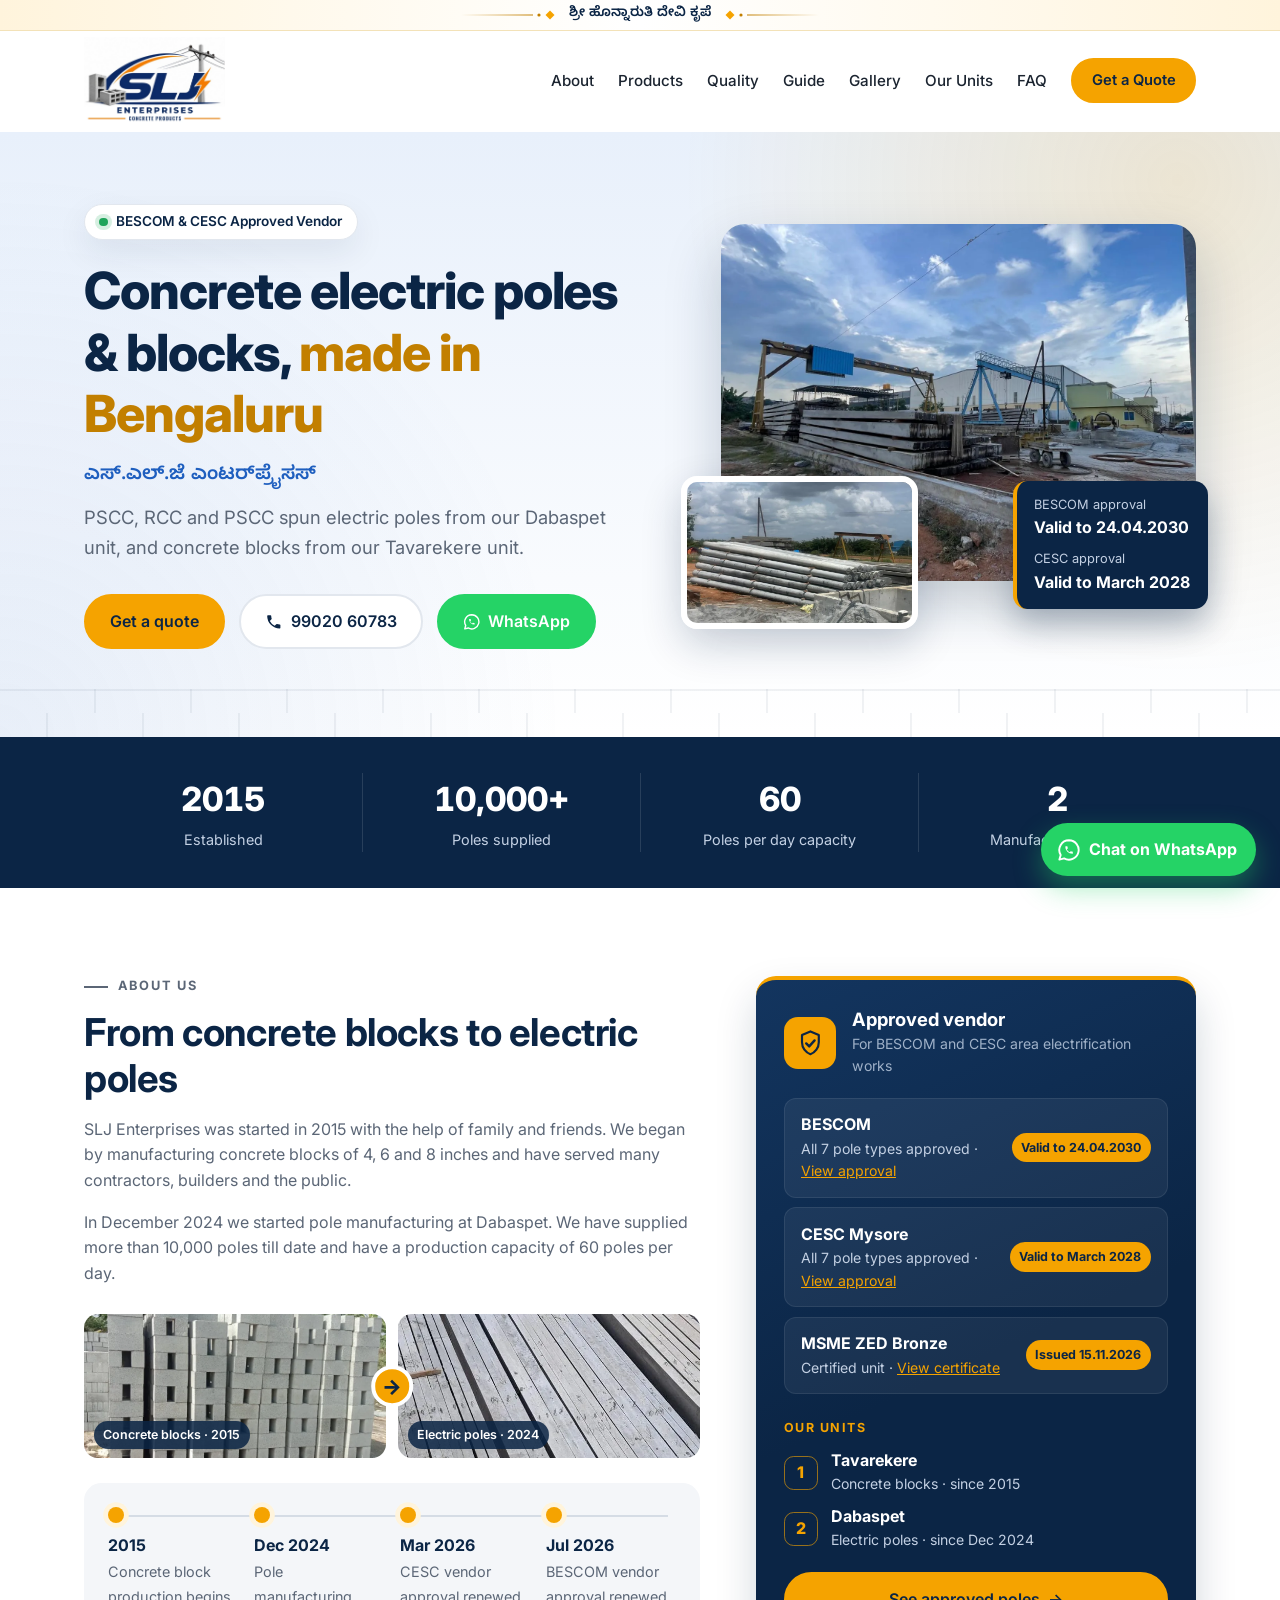
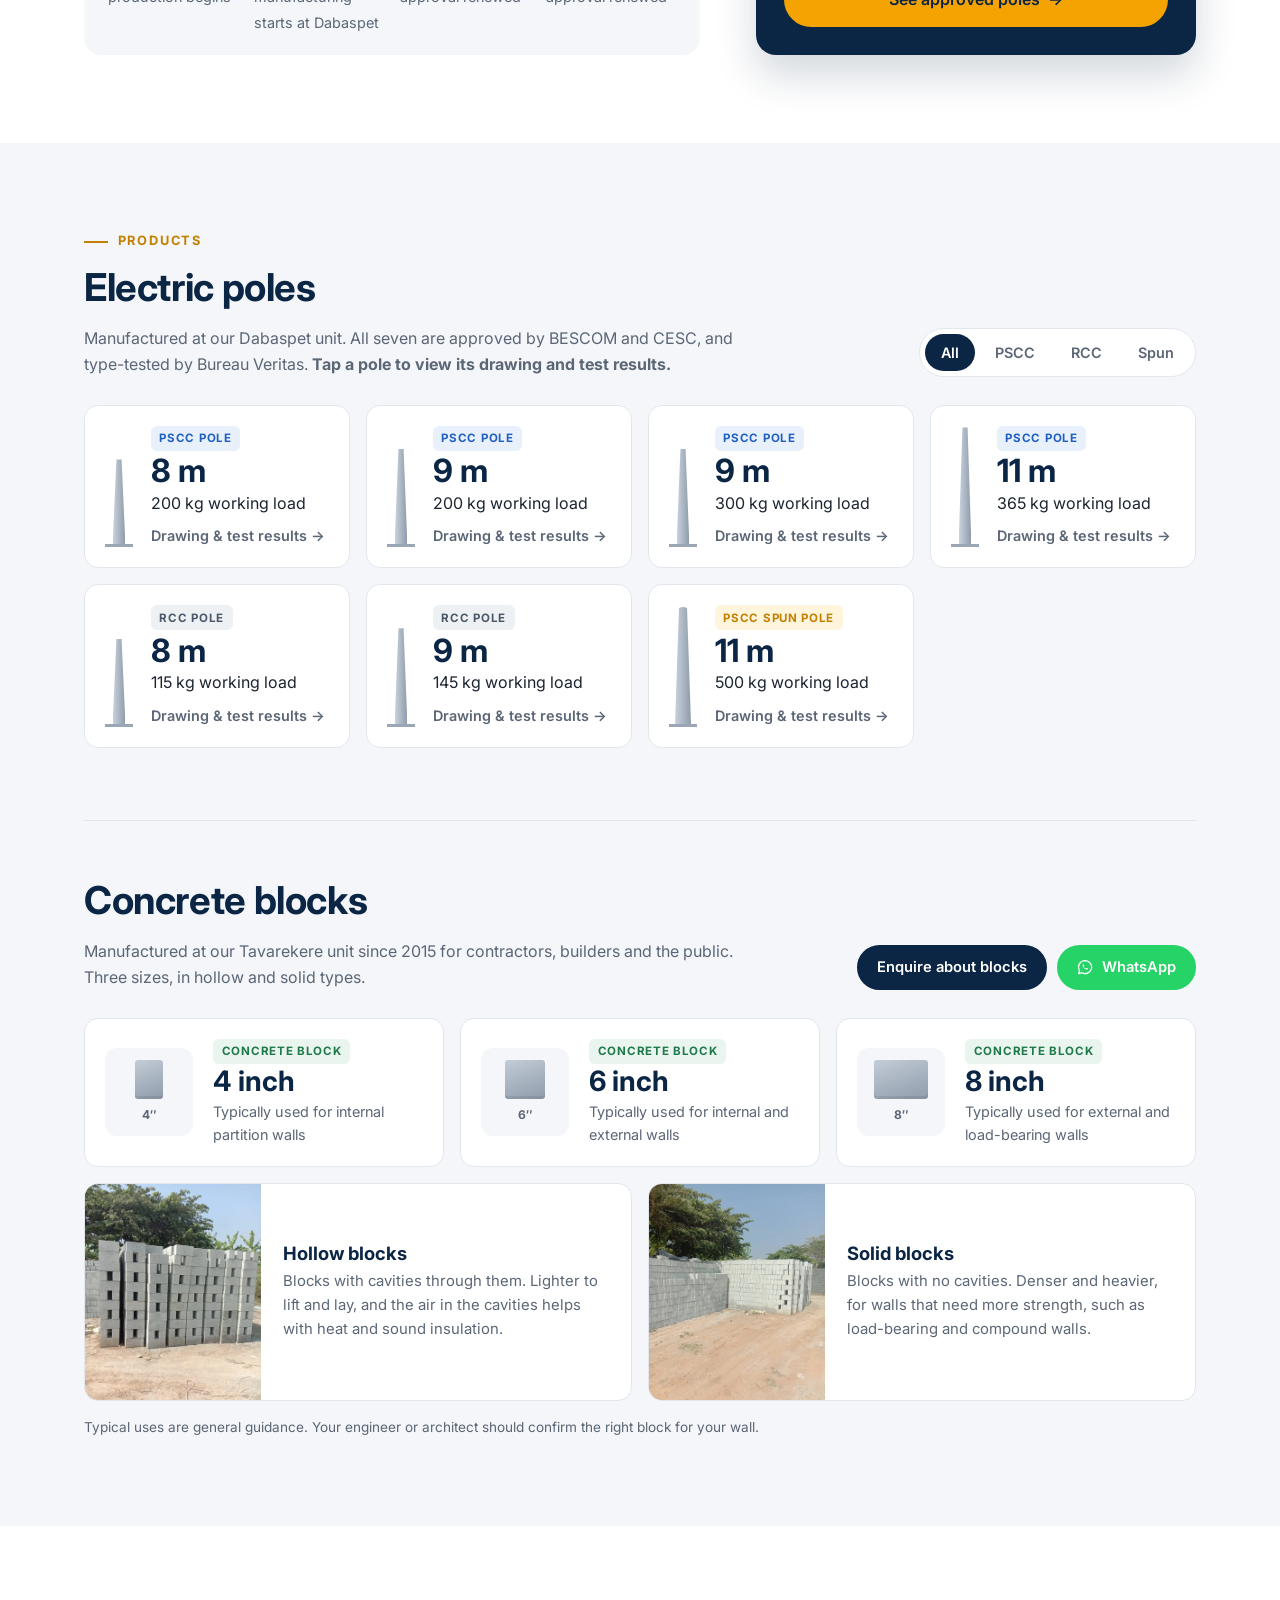
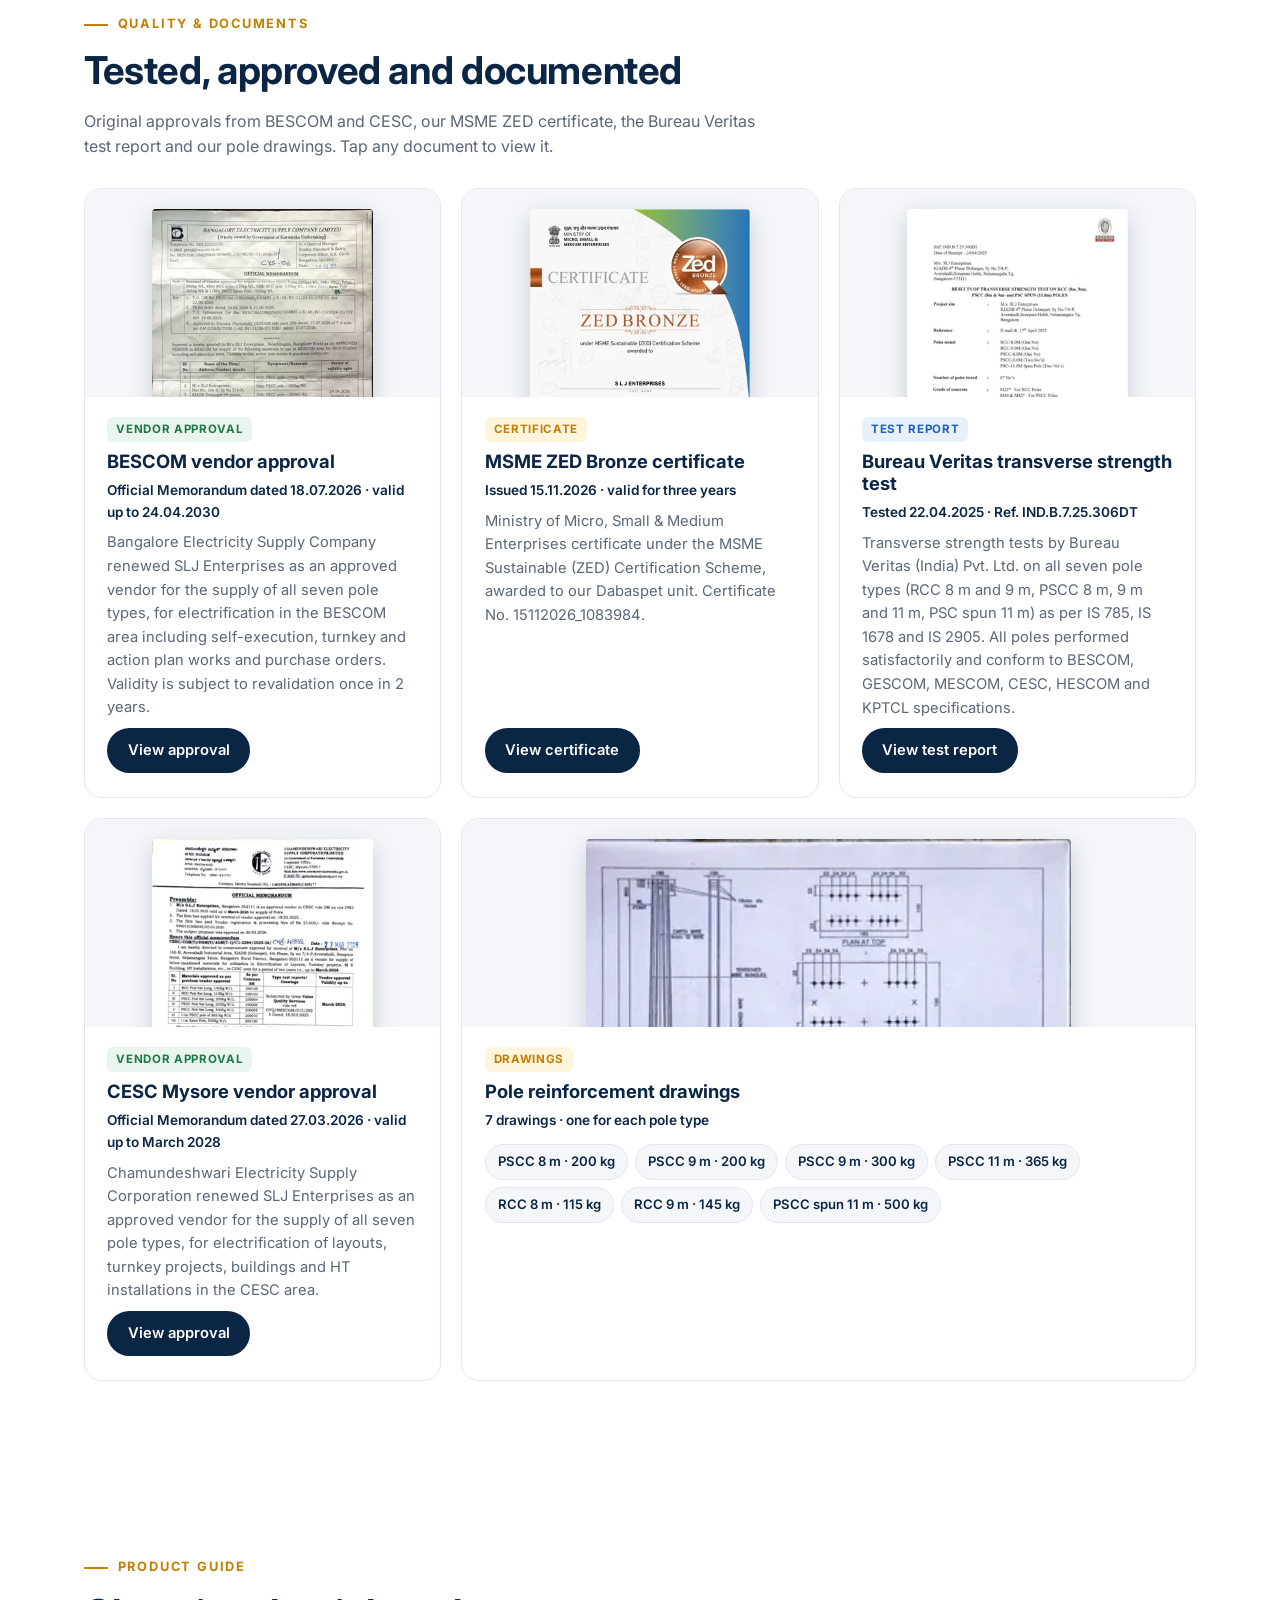
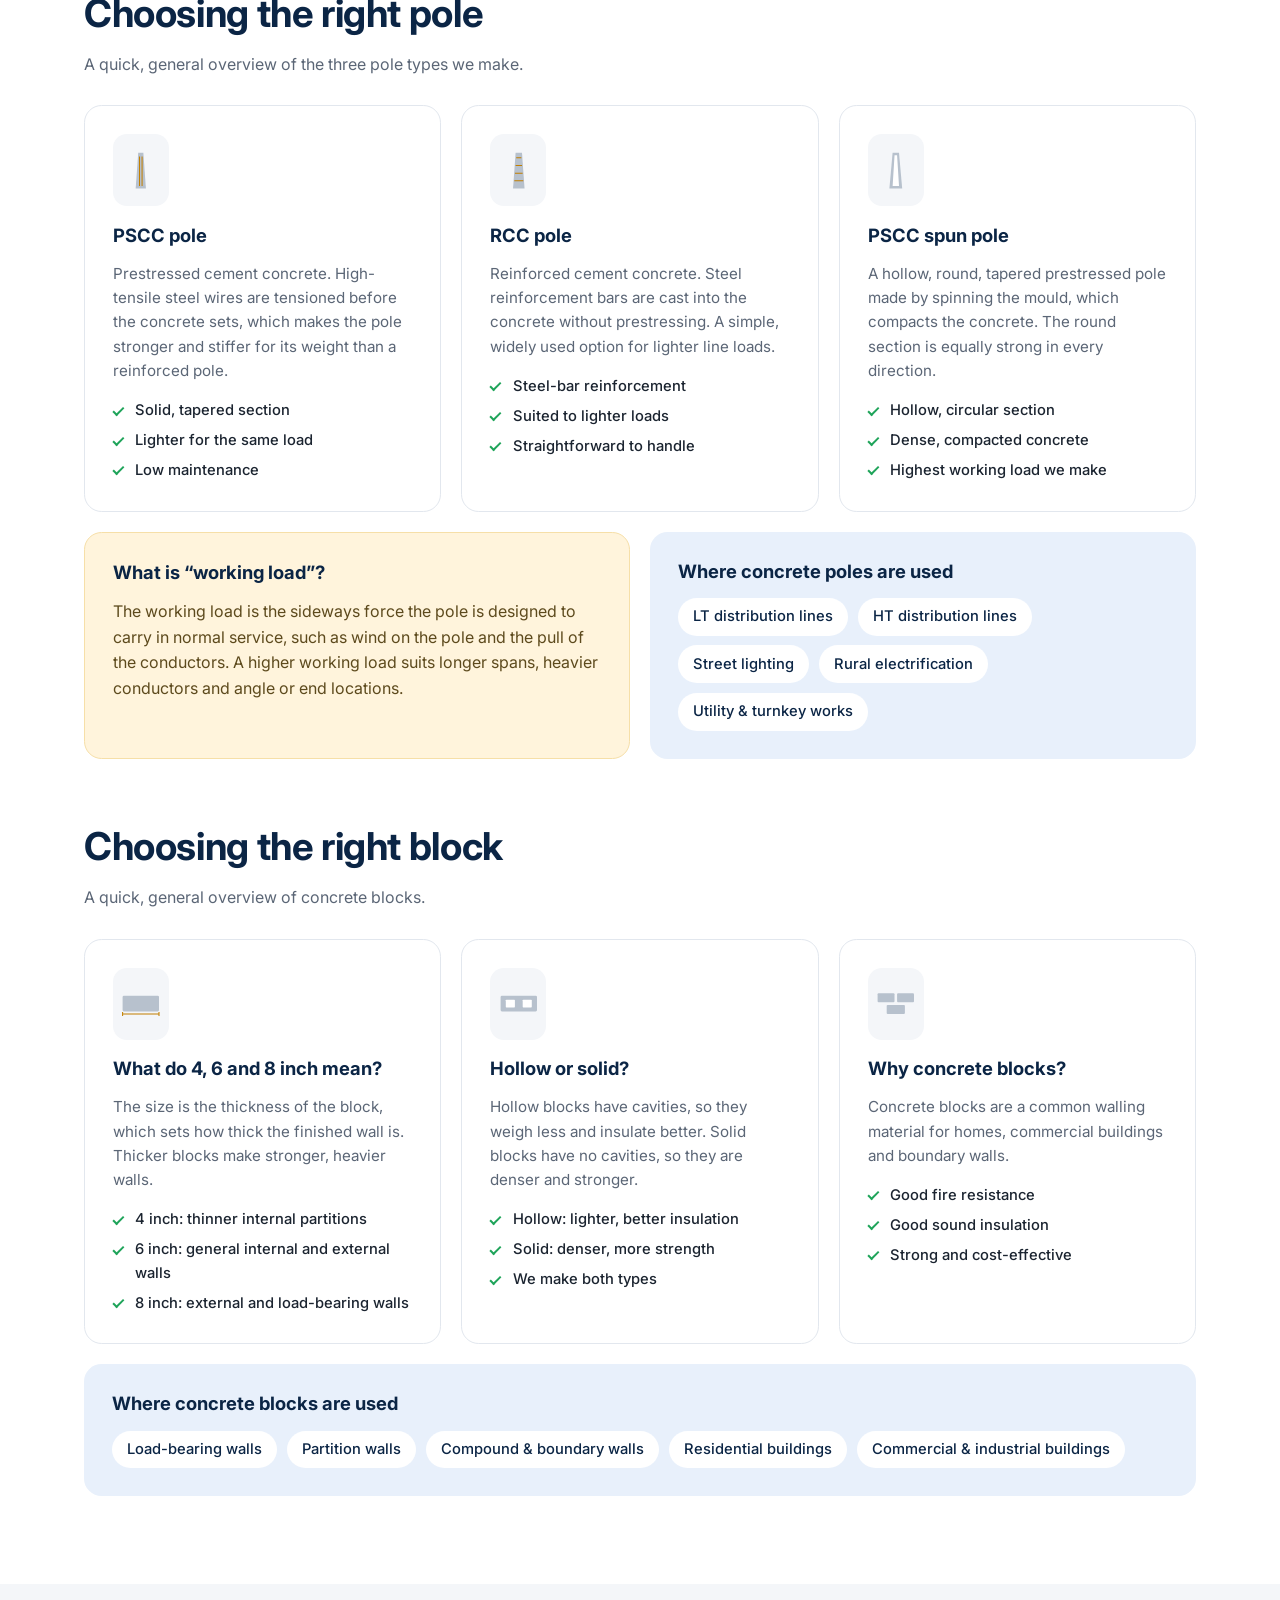
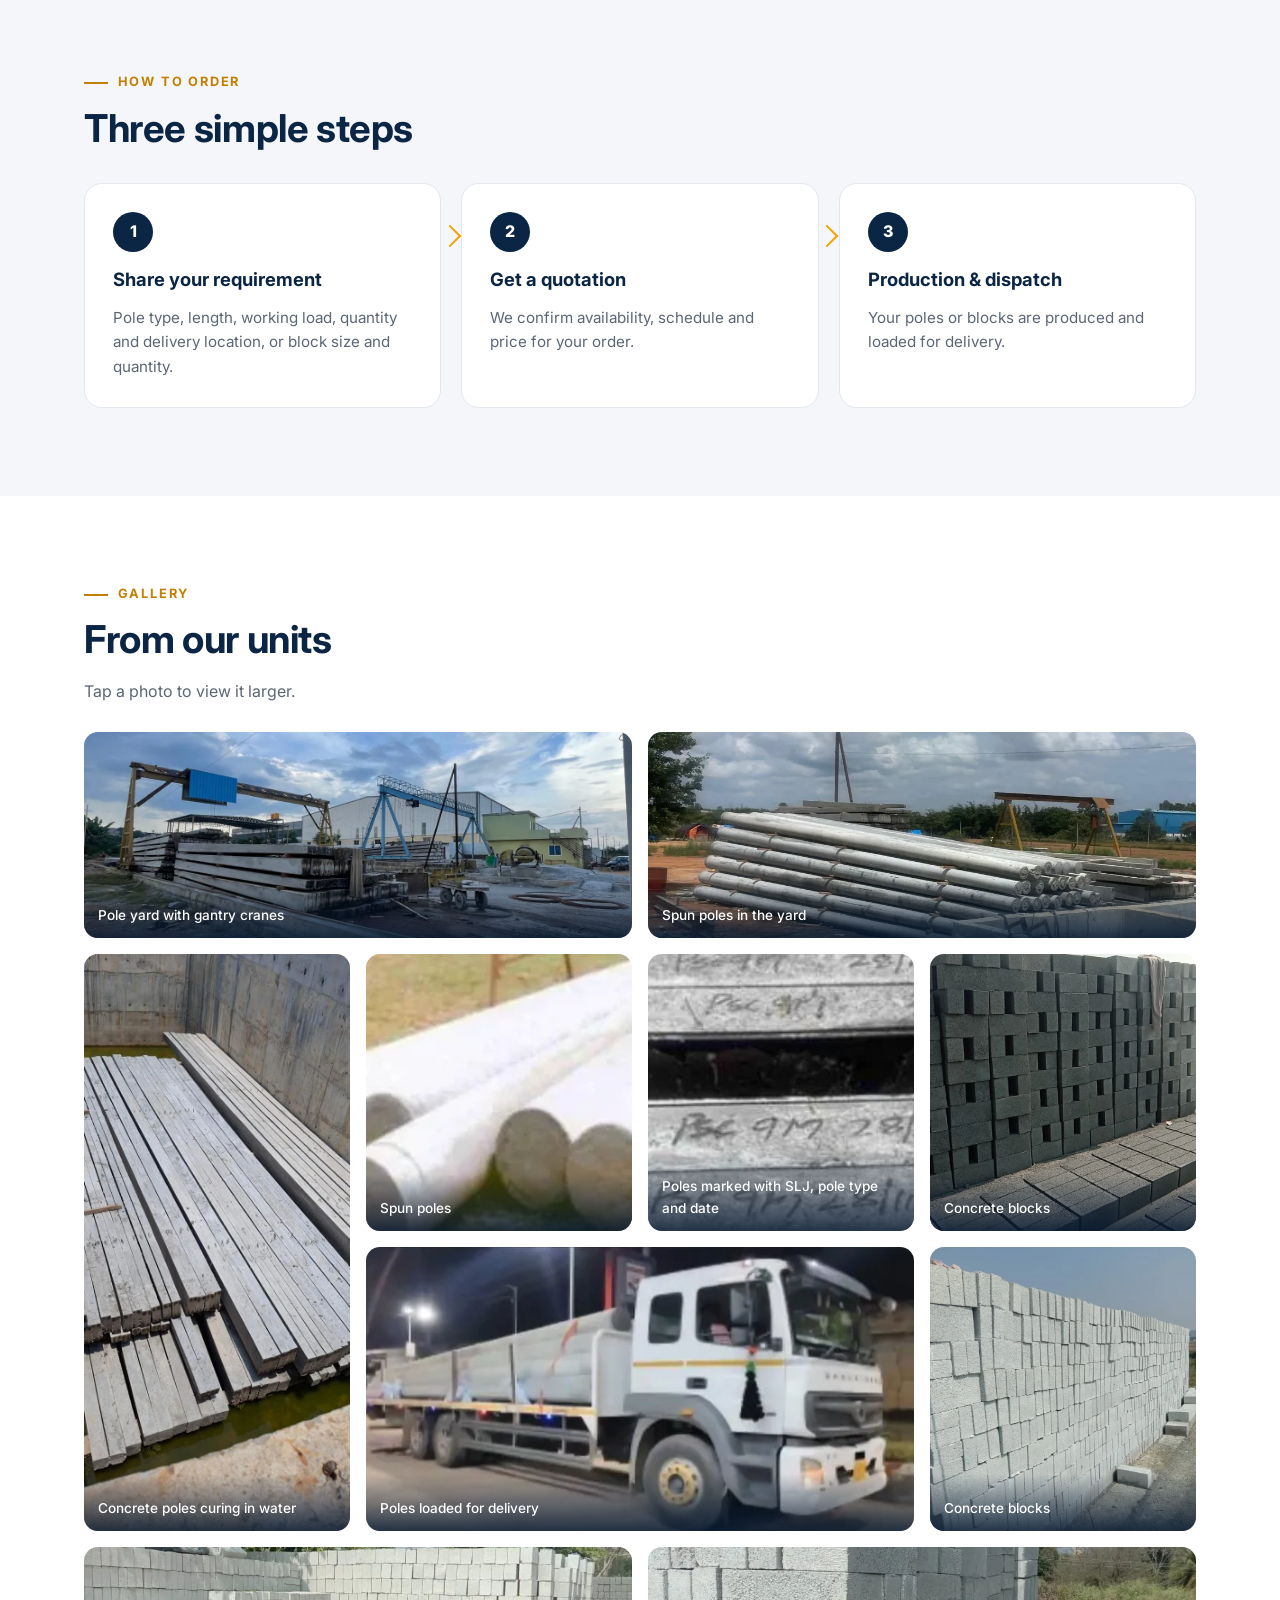
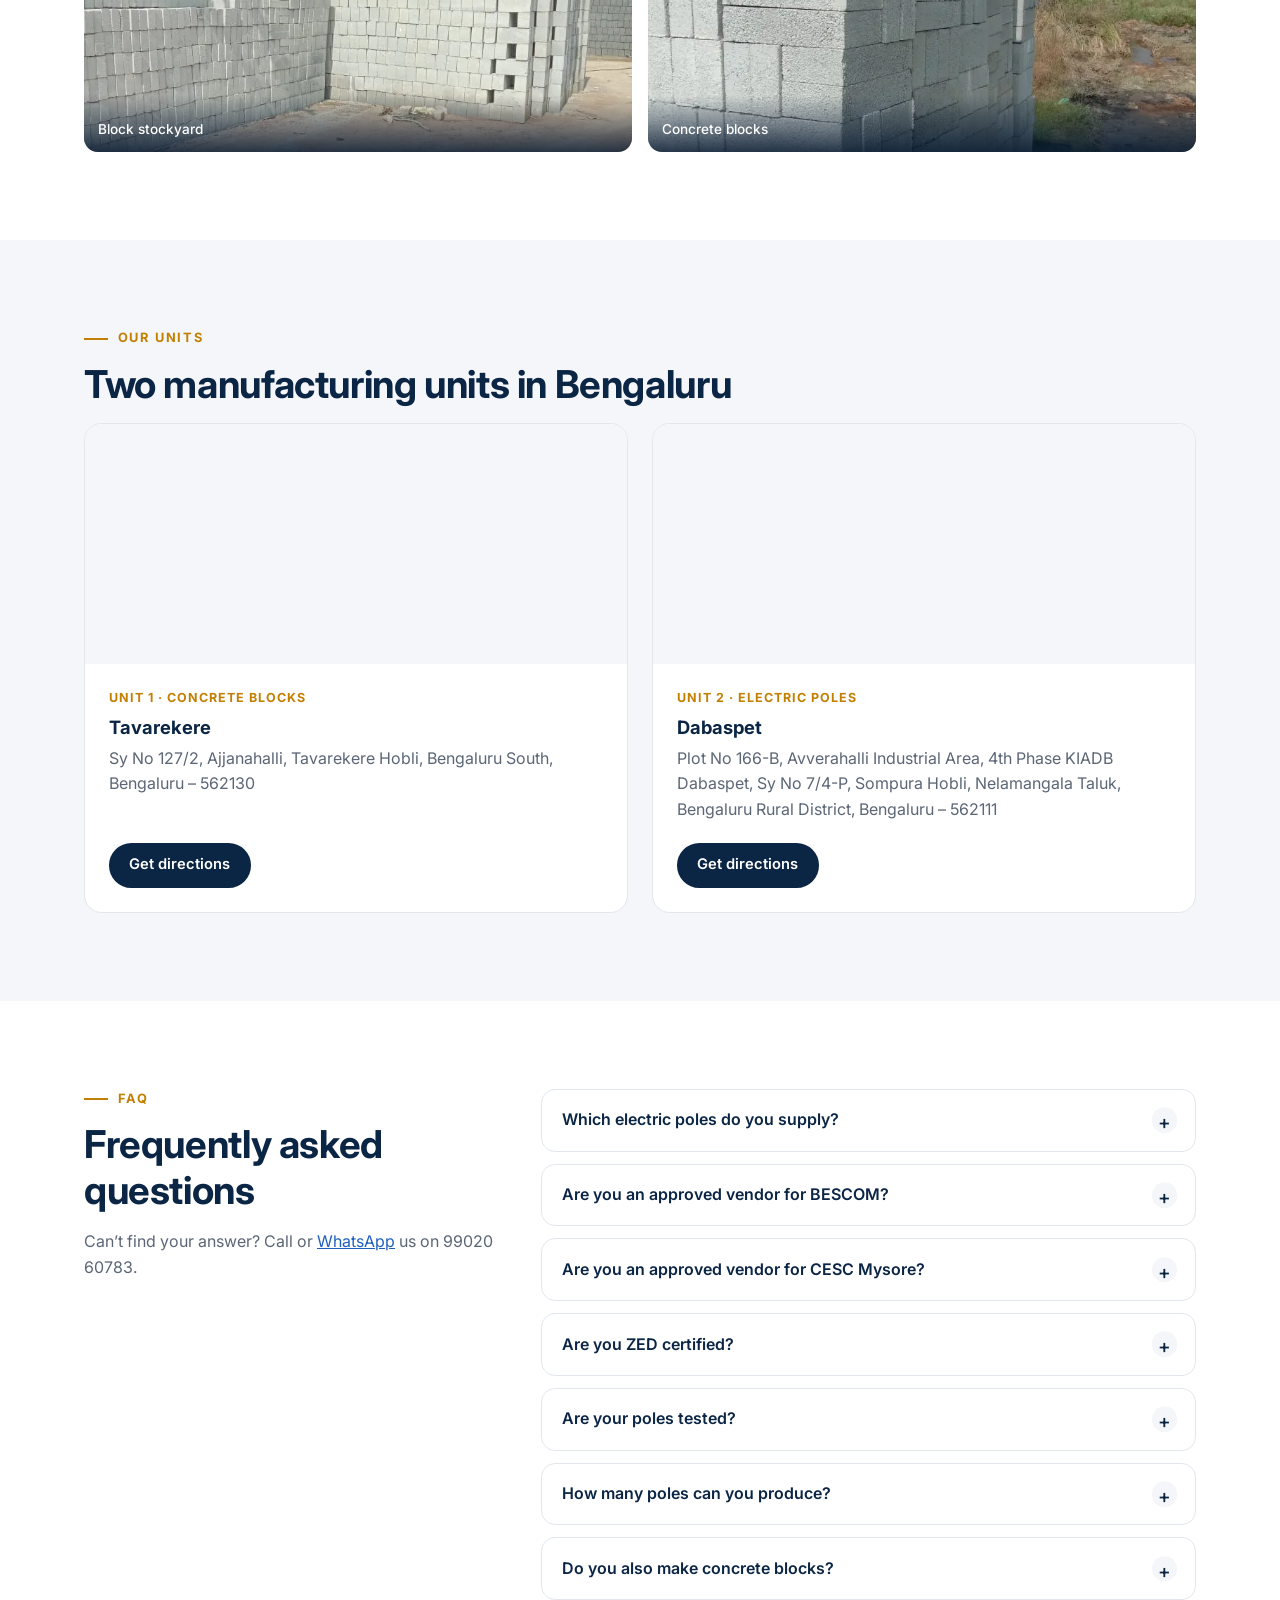
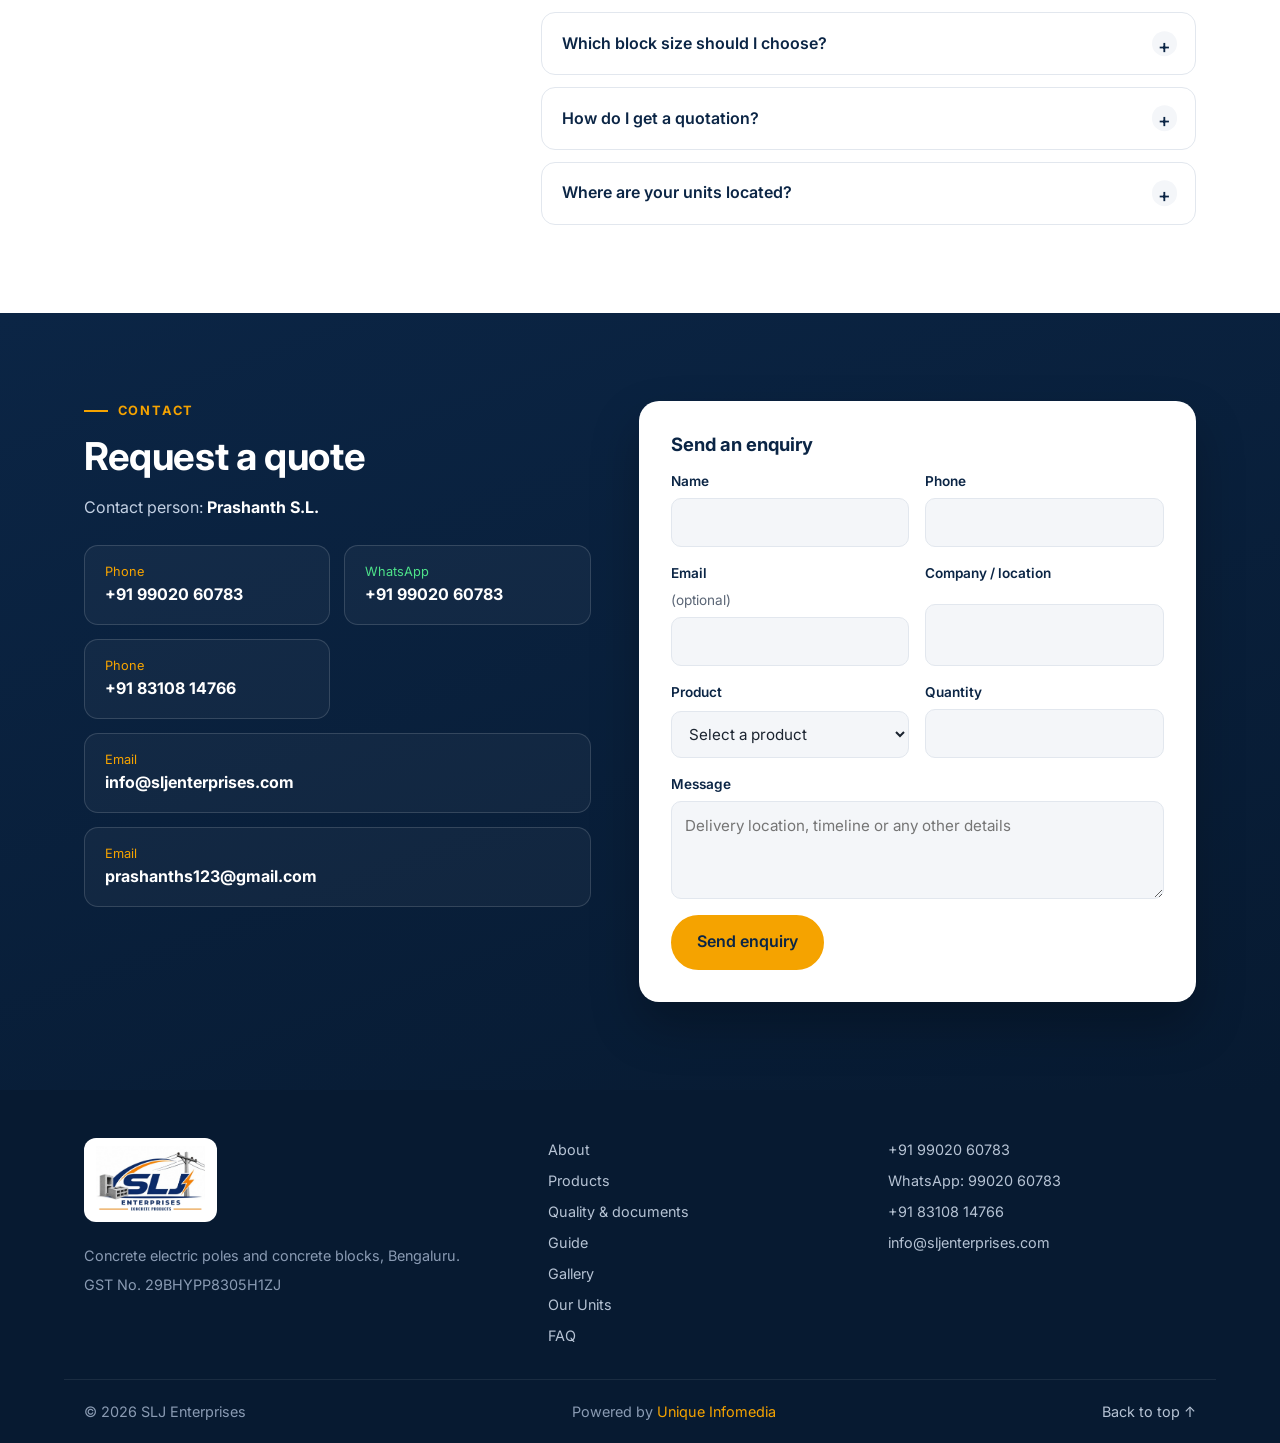
<file: site/index.html>
<!doctype html>
<html lang="en">
<head>
  <meta charset="utf-8">
  <meta name="viewport" content="width=device-width, initial-scale=1">
  <title>SLJ Enterprises | PSCC, RCC &amp; Spun Electric Poles, Concrete Blocks | Bengaluru</title>
  <meta name="description" content="SLJ Enterprises, Bengaluru: BESCOM approved vendor manufacturing PSCC, RCC and PSCC spun electric poles at Dabaspet, and concrete blocks at Tavarekere. Over 10,000 poles supplied.">
  <link rel="canonical" href="https://sljenterprises.com/">
  <meta name="theme-color" content="#0b2545">
  <meta property="og:title" content="SLJ Enterprises | Concrete Products">
  <meta property="og:description" content="BESCOM approved manufacturer of PSCC, RCC and spun electric poles, and concrete blocks, Bengaluru.">
  <meta property="og:url" content="https://sljenterprises.com/">
  <meta property="og:type" content="website">
  <meta property="og:image" content="https://sljenterprises.com/assets/img/spun-poles-yard.jpg">
  <link rel="icon" href="assets/favicon-32.png?v=dev" type="image/png" sizes="32x32">
  <link rel="apple-touch-icon" href="assets/apple-touch-icon.png">
  <link rel="preconnect" href="https://fonts.googleapis.com">
  <link rel="preconnect" href="https://fonts.gstatic.com" crossorigin>
  <link href="https://fonts.googleapis.com/css2?family=Inter:wght@400;500;600;700;800&family=Noto+Sans+Kannada:wght@600&display=swap" rel="stylesheet">
  <link rel="stylesheet" href="assets/css/style.css?v=dev">
  <script type="application/ld+json">
  {
    "@context": "https://schema.org",
    "@graph": [
      {
        "@type": "Organization",
        "@id": "https://sljenterprises.com/#org",
        "name": "SLJ Enterprises",
        "alternateName": ["S.L.J Enterprises", "SLJ Enterprises Bengaluru", "ಎಸ್.ಎಲ್.ಜೆ ಎಂಟರ್‌ಪ್ರೈಸಸ್"],
        "description": "Manufacturer of PSCC, RCC and PSCC spun electric poles and concrete blocks in Bengaluru. BESCOM approved vendor.",
        "url": "https://sljenterprises.com/",
        "logo": "https://sljenterprises.com/assets/logo-512.png",
        "image": "https://sljenterprises.com/assets/img/spun-poles-yard.jpg",
        "foundingDate": "2015",
        "telephone": "+91-9902060783",
        "email": "info@sljenterprises.com",
        "contactPoint": {
          "@type": "ContactPoint",
          "telephone": "+91-9902060783",
          "contactType": "sales",
          "areaServed": "IN",
          "availableLanguage": ["en", "kn"]
        },
        "taxID": "29BHYPP8305H1ZJ"
      },
      {
        "@type": "LocalBusiness",
        "@id": "https://sljenterprises.com/#dabaspet",
        "name": "SLJ Enterprises - Electric Poles Unit, Dabaspet",
        "parentOrganization": { "@id": "https://sljenterprises.com/#org" },
        "url": "https://sljenterprises.com/",
        "image": "https://sljenterprises.com/assets/img/poles-curing-tank.jpg",
        "telephone": "+91-9902060783",
        "address": {
          "@type": "PostalAddress",
          "streetAddress": "Plot No 166-B, Avverahalli Industrial Area, 4th Phase KIADB Dabaspet, Sy No 7/4-P, Sompura Hobli, Nelamangala Taluk",
          "addressLocality": "Bengaluru Rural District",
          "addressRegion": "Karnataka",
          "postalCode": "562111",
          "addressCountry": "IN"
        },
        "geo": { "@type": "GeoCoordinates", "latitude": 13.196496, "longitude": 77.249687 },
        "hasMap": "https://www.google.com/maps?q=13.19649600982666,77.24968719482422"
      },
      {
        "@type": "LocalBusiness",
        "@id": "https://sljenterprises.com/#tavarekere",
        "name": "SLJ Enterprises - Concrete Blocks Unit, Tavarekere",
        "parentOrganization": { "@id": "https://sljenterprises.com/#org" },
        "url": "https://sljenterprises.com/",
        "image": "https://sljenterprises.com/assets/img/blocks-stack-1.jpg",
        "telephone": "+91-9902060783",
        "address": {
          "@type": "PostalAddress",
          "streetAddress": "Sy No 127/2, Ajjanahalli, Tavarekere Hobli",
          "addressLocality": "Bengaluru South",
          "addressRegion": "Karnataka",
          "postalCode": "562130",
          "addressCountry": "IN"
        },
        "geo": { "@type": "GeoCoordinates", "latitude": 12.934910, "longitude": 77.373375 },
        "hasMap": "https://www.google.com/maps?q=12.93490982055664,77.37337493896484"
      }
    ]
  }
  </script>
</head>
<body id="top">
  <svg width="0" height="0" style="position:absolute" aria-hidden="true">
    <symbol id="i-wa" viewBox="0 0 24 24"><path d="M12 2.3a9.7 9.7 0 0 0-8.3 14.7L2.4 21.6l4.7-1.2A9.7 9.7 0 1 0 12 2.3z" fill="none" stroke="currentColor" stroke-width="1.9" stroke-linejoin="round"/><path transform="translate(7 7) scale(0.42)" fill="currentColor" d="M6.6 10.8a15.1 15.1 0 0 0 6.6 6.6l2.2-2.2a1 1 0 0 1 1-.25 11.4 11.4 0 0 0 3.6.57 1 1 0 0 1 1 1V20a1 1 0 0 1-1 1A17 17 0 0 1 3 4a1 1 0 0 1 1-1h3.5a1 1 0 0 1 1 1c0 1.25.2 2.45.57 3.57a1 1 0 0 1-.25 1z"/></symbol>
  </svg>
  <a class="skip-link" href="#main">Skip to content</a>
  <p class="blessing" lang="kn">ಶ್ರೀ ಹೊನ್ನಾರುತಿ ದೇವಿ ಕೃಪೆ</p>

  <header class="header">
    <div class="container header__inner">
      <a class="brand" href="#top" aria-label="SLJ Enterprises, back to top">
        <picture><source srcset="assets/logo.webp?v=dev" type="image/webp"><img src="assets/logo.png?v=dev" alt="SLJ Enterprises - Concrete Products" width="1194" height="744"></picture>
      </a>
      <button class="nav-toggle" aria-expanded="false" aria-controls="nav" aria-label="Open menu">
        <span></span><span></span><span></span>
      </button>
      <nav class="nav" id="nav" aria-label="Main">
        <a href="#about">About</a>
        <a href="#products">Products</a>
        <a href="#quality">Quality</a>
        <a href="#guide">Guide</a>
        <a href="#gallery">Gallery</a>
        <a href="#units">Our Units</a>
        <a href="#faq">FAQ</a>
        <a href="#contact" class="btn btn--small">Get a Quote</a>
      </nav>
    </div>
  </header>

  <main id="main">
    <!-- Hero -->
    <section class="hero">
      <div class="container hero__grid">
        <div class="hero__text">
          <span class="chip"><span class="chip__dot" aria-hidden="true"></span>BESCOM &amp; CESC Approved Vendor</span>
          <h1>Concrete electric poles &amp; blocks, <span class="accent">made in Bengaluru</span></h1>
          <p class="kn" lang="kn">ಎಸ್.ಎಲ್.ಜೆ ಎಂಟರ್‌ಪ್ರೈಸಸ್</p>
          <p class="lead">PSCC, RCC and PSCC spun electric poles from our Dabaspet unit, and concrete blocks from our Tavarekere unit.</p>
          <div class="hero__actions">
            <a href="#contact" class="btn btn--amber">Get a quote</a>
            <a href="tel:+919902060783" class="btn btn--ghost">
              <svg viewBox="0 0 24 24" aria-hidden="true"><path d="M6.6 10.8a15.1 15.1 0 0 0 6.6 6.6l2.2-2.2a1 1 0 0 1 1-.25 11.4 11.4 0 0 0 3.6.57 1 1 0 0 1 1 1V20a1 1 0 0 1-1 1A17 17 0 0 1 3 4a1 1 0 0 1 1-1h3.5a1 1 0 0 1 1 1c0 1.25.2 2.45.57 3.57a1 1 0 0 1-.25 1z"/></svg>
              99020 60783
            </a>
            <a href="https://wa.me/919902060783?text=Hello%20SLJ%20Enterprises%2C%20I%20would%20like%20to%20enquire%20about%20your%20products." class="btn btn--wa" target="_blank" rel="noopener"><svg viewBox="0 0 24 24" aria-hidden="true"><use href="#i-wa"/></svg>WhatsApp</a>
          </div>
        </div>
        <div class="hero__media">
          <picture class="hero__main">
            <source srcset="assets/img/pole-yard-gantry.webp" type="image/webp">
            <img src="assets/img/pole-yard-gantry.jpg" alt="Concrete poles stacked under the gantry cranes in the SLJ Enterprises pole yard" width="1280" height="960" fetchpriority="high">
          </picture>
          <picture class="hero__inset">
            <source srcset="assets/img/spun-poles-yard.webp" type="image/webp">
            <img src="assets/img/spun-poles-yard.jpg" alt="Stack of concrete spun poles in the yard" width="960" height="512">
          </picture>
          <div class="hero__badge">
            <span>BESCOM approval</span>
            <strong>Valid to 24.04.2030</strong>
            <span>CESC approval</span>
            <strong>Valid to March 2028</strong>
          </div>
        </div>
      </div>
    </section>

    <!-- Key numbers -->
    <section class="stats" aria-label="Key facts">
      <div class="container stats__grid">
        <div class="stat"><strong data-count="2015" data-plain="1">2015</strong><span>Established</span></div>
        <div class="stat"><strong data-count="10000" data-suffix="+">10,000+</strong><span>Poles supplied</span></div>
        <div class="stat"><strong data-count="60">60</strong><span>Poles per day capacity</span></div>
        <div class="stat"><strong data-count="2">2</strong><span>Manufacturing units</span></div>
      </div>
    </section>

    <!-- About + approval -->
    <section class="section" id="about">
      <div class="container about">
        <div>
          <p class="eyebrow">About us</p>
          <h2>From concrete blocks to electric poles</h2>
          <p>SLJ Enterprises was started in 2015 with the help of family and friends. We began by manufacturing concrete blocks of 4, 6 and 8 inches and have served many contractors, builders and the public.</p>
          <p>In December 2024 we started pole manufacturing at Dabaspet. We have supplied more than 10,000 poles till date and have a production capacity of 60 poles per day.</p>
          <div class="journey" aria-label="From concrete blocks to electric poles">
            <figure>
              <picture><source srcset="assets/img/blocks-stack-1.webp" type="image/webp"><img src="assets/img/blocks-stack-1.jpg" alt="Concrete blocks" width="780" height="957" loading="lazy"></picture>
              <figcaption>Concrete blocks &middot; 2015</figcaption>
            </figure>
            <span class="journey__arrow" aria-hidden="true">&rarr;</span>
            <figure>
              <picture><source srcset="assets/img/poles-curing-tank.webp" type="image/webp"><img src="assets/img/poles-curing-tank.jpg" alt="Concrete electric poles curing in water" width="590" height="1280" loading="lazy"></picture>
              <figcaption>Electric poles &middot; 2024</figcaption>
            </figure>
          </div>
          <ul class="timeline">
            <li><strong>2015</strong><span>Concrete block production begins</span></li>
            <li><strong>Dec 2024</strong><span>Pole manufacturing starts at Dabaspet</span></li>
            <li><strong>Mar 2026</strong><span>CESC vendor approval renewed</span></li>
            <li><strong>Jul 2026</strong><span>BESCOM vendor approval renewed</span></li>
          </ul>
        </div>
        <aside class="approval-card" aria-label="Approvals and units">
          <div class="approval-card__head">
            <div class="approval-card__icon" aria-hidden="true">
              <svg viewBox="0 0 24 24"><path d="M12 2l7 3v6c0 4.6-3 8.7-7 10-4-1.3-7-5.4-7-10V5z" fill="none" stroke="currentColor" stroke-width="1.8" stroke-linejoin="round"/><path d="M8.5 12l2.5 2.5 4.5-5" fill="none" stroke="currentColor" stroke-width="2" stroke-linecap="round" stroke-linejoin="round"/></svg>
            </div>
            <div>
              <h3>Approved vendor</h3>
              <p>For BESCOM and CESC area electrification works</p>
            </div>
          </div>

          <ul class="approval-card__list">
            <li>
              <strong>BESCOM</strong>
              <span>All 7 pole types approved &middot; <button type="button" class="link-btn" data-doc="bescom">View approval</button></span>
              <em>Valid to 24.04.2030</em>
            </li>
            <li>
              <strong>CESC Mysore</strong>
              <span>All 7 pole types approved &middot; <button type="button" class="link-btn" data-doc="cesc">View approval</button></span>
              <em>Valid to March 2028</em>
            </li>
            <li>
              <strong>MSME ZED Bronze</strong>
              <span>Certified unit &middot; <button type="button" class="link-btn" data-doc="zed">View certificate</button></span>
              <em>Issued 15.11.2026</em>
            </li>
          </ul>

          <h4 class="approval-card__sub">Our units</h4>
          <ul class="approval-card__units">
            <li>
              <span class="approval-card__num">1</span>
              <div><strong>Tavarekere</strong><span>Concrete blocks &middot; since 2015</span></div>
            </li>
            <li>
              <span class="approval-card__num">2</span>
              <div><strong>Dabaspet</strong><span>Electric poles &middot; since Dec 2024</span></div>
            </li>
          </ul>

          <a href="#products" class="btn btn--amber approval-card__cta">See approved poles <span aria-hidden="true">&rarr;</span></a>
        </aside>
      </div>
    </section>

    <!-- Products -->
    <section class="section section--alt" id="products">
      <div class="container">
        <div class="section__head">
          <div>
            <p class="eyebrow">Products</p>
            <h2>Electric poles</h2>
            <p class="section__intro">Manufactured at our Dabaspet unit. All seven are approved by BESCOM and CESC, and type-tested by Bureau Veritas. <strong>Tap a pole to view its drawing and test results.</strong></p>
          </div>
          <div class="filter" role="group" aria-label="Filter poles by type">
            <button type="button" data-filter="all" aria-pressed="true">All</button>
            <button type="button" data-filter="pscc" aria-pressed="false">PSCC</button>
            <button type="button" data-filter="rcc" aria-pressed="false">RCC</button>
            <button type="button" data-filter="spun" aria-pressed="false">Spun</button>
          </div>
        </div>

        <ul class="poles">
          <li class="pole-card" data-doc="pscc-8-200" data-type="pscc" style="--len: 8">
            <div class="pole-card__viz" aria-hidden="true"><span></span></div>
            <div class="pole-card__body"><span class="tag">PSCC pole</span><strong>8 m</strong><span>200 kg working load</span><span class="pole-card__more">Drawing &amp; test results &rarr;</span></div>
          </li>
          <li class="pole-card" data-doc="pscc-9-200" data-type="pscc" style="--len: 9">
            <div class="pole-card__viz" aria-hidden="true"><span></span></div>
            <div class="pole-card__body"><span class="tag">PSCC pole</span><strong>9 m</strong><span>200 kg working load</span><span class="pole-card__more">Drawing &amp; test results &rarr;</span></div>
          </li>
          <li class="pole-card" data-doc="pscc-9-300" data-type="pscc" style="--len: 9">
            <div class="pole-card__viz" aria-hidden="true"><span></span></div>
            <div class="pole-card__body"><span class="tag">PSCC pole</span><strong>9 m</strong><span>300 kg working load</span><span class="pole-card__more">Drawing &amp; test results &rarr;</span></div>
          </li>
          <li class="pole-card" data-doc="pscc-11-365" data-type="pscc" style="--len: 11">
            <div class="pole-card__viz" aria-hidden="true"><span></span></div>
            <div class="pole-card__body"><span class="tag">PSCC pole</span><strong>11 m</strong><span>365 kg working load</span><span class="pole-card__more">Drawing &amp; test results &rarr;</span></div>
          </li>
          <li class="pole-card" data-doc="rcc-8-115" data-type="rcc" style="--len: 8">
            <div class="pole-card__viz" aria-hidden="true"><span></span></div>
            <div class="pole-card__body"><span class="tag tag--rcc">RCC pole</span><strong>8 m</strong><span>115 kg working load</span><span class="pole-card__more">Drawing &amp; test results &rarr;</span></div>
          </li>
          <li class="pole-card" data-doc="rcc-9-145" data-type="rcc" style="--len: 9">
            <div class="pole-card__viz" aria-hidden="true"><span></span></div>
            <div class="pole-card__body"><span class="tag tag--rcc">RCC pole</span><strong>9 m</strong><span>145 kg working load</span><span class="pole-card__more">Drawing &amp; test results &rarr;</span></div>
          </li>
          <li class="pole-card pole-card--spun" data-doc="spun-11-500" data-type="spun" style="--len: 11">
            <div class="pole-card__viz" aria-hidden="true"><span></span></div>
            <div class="pole-card__body"><span class="tag tag--spun">PSCC spun pole</span><strong>11 m</strong><span>500 kg working load</span><span class="pole-card__more">Drawing &amp; test results &rarr;</span></div>
          </li>
        </ul>

        <div class="blocks" id="blocks">
          <div class="section__head">
            <div>
              <h2>Concrete blocks</h2>
              <p class="section__intro">Manufactured at our Tavarekere unit since 2015 for contractors, builders and the public. Three sizes, in hollow and solid types.</p>
            </div>
            <div class="blocks__actions">
              <a href="#contact" class="btn btn--small">Enquire about blocks</a>
              <a href="https://wa.me/919902060783?text=Hello%20SLJ%20Enterprises%2C%20I%20would%20like%20to%20enquire%20about%20concrete%20blocks." class="btn btn--small btn--wa" target="_blank" rel="noopener"><svg viewBox="0 0 24 24" aria-hidden="true"><use href="#i-wa"/></svg>WhatsApp</a>
            </div>
          </div>

          <ul class="block-sizes">
            <li class="block-card" style="--t: 4">
              <div class="block-card__viz" aria-hidden="true"><span></span><em>4&Prime;</em></div>
              <div class="block-card__body">
                <span class="tag tag--block">Concrete block</span>
                <strong>4 inch</strong>
                <span>Typically used for internal partition walls</span>
              </div>
            </li>
            <li class="block-card" style="--t: 6">
              <div class="block-card__viz" aria-hidden="true"><span></span><em>6&Prime;</em></div>
              <div class="block-card__body">
                <span class="tag tag--block">Concrete block</span>
                <strong>6 inch</strong>
                <span>Typically used for internal and external walls</span>
              </div>
            </li>
            <li class="block-card" style="--t: 8">
              <div class="block-card__viz" aria-hidden="true"><span></span><em>8&Prime;</em></div>
              <div class="block-card__body">
                <span class="tag tag--block">Concrete block</span>
                <strong>8 inch</strong>
                <span>Typically used for external and load-bearing walls</span>
              </div>
            </li>
          </ul>

          <div class="block-types">
            <article class="block-type">
              <picture><source srcset="assets/img/blocks-stack-1.webp" type="image/webp"><img src="assets/img/blocks-stack-1.jpg" alt="Hollow concrete blocks with cavities, stacked in the yard" width="780" height="957" loading="lazy"></picture>
              <div class="block-type__body">
                <h3>Hollow blocks</h3>
                <p>Blocks with cavities through them. Lighter to lift and lay, and the air in the cavities helps with heat and sound insulation.</p>
              </div>
            </article>
            <article class="block-type">
              <picture><source srcset="assets/img/blocks-stack-2.webp" type="image/webp"><img src="assets/img/blocks-stack-2.jpg" alt="Solid concrete blocks stacked in the yard" width="780" height="957" loading="lazy"></picture>
              <div class="block-type__body">
                <h3>Solid blocks</h3>
                <p>Blocks with no cavities. Denser and heavier, for walls that need more strength, such as load-bearing and compound walls.</p>
              </div>
            </article>
          </div>
          <p class="blocks__note">Typical uses are general guidance. Your engineer or architect should confirm the right block for your wall.</p>
        </div>
      </div>
    </section>

    <!-- Quality and documents -->
    <section class="section" id="quality">
      <div class="container">
        <p class="eyebrow">Quality &amp; documents</p>
        <h2>Tested, approved and documented</h2>
        <p class="section__intro">Original approvals from BESCOM and CESC, our MSME ZED certificate, the Bureau Veritas test report and our pole drawings. Tap any document to view it.</p>
        <div class="docs">
          <article class="doc-card">
            <button type="button" class="doc-card__preview" data-doc="bescom" aria-label="View the BESCOM vendor approval">
              <picture><source srcset="assets/img/docs/bescom-vendor-approval-2026.webp" type="image/webp"><img src="assets/img/docs/bescom-vendor-approval-2026.jpg" alt="" width="313" height="480" loading="lazy"></picture>
            </button>
            <div class="doc-card__body">
              <span class="tag tag--block">Vendor approval</span>
              <h3>BESCOM vendor approval</h3>
              <p class="doc-card__meta">Official Memorandum dated 18.07.2026 &middot; valid up to 24.04.2030</p>
              <p>Bangalore Electricity Supply Company renewed SLJ Enterprises as an approved vendor for the supply of all seven pole types, for electrification in the BESCOM area including self-execution, turnkey and action plan works and purchase orders. Validity is subject to revalidation once in 2 years.</p>
              <button type="button" class="btn btn--small" data-doc="bescom">View approval</button>
            </div>
          </article>
          <article class="doc-card">
            <button type="button" class="doc-card__preview" data-doc="zed" aria-label="View the ZED Bronze certificate">
              <picture><source srcset="assets/img/docs/zed-certificate-bronze.webp" type="image/webp"><img src="assets/img/docs/zed-certificate-bronze.jpg" alt="" width="339" height="480" loading="lazy"></picture>
            </button>
            <div class="doc-card__body">
              <span class="tag tag--spun">Certificate</span>
              <h3>MSME ZED Bronze certificate</h3>
              <p class="doc-card__meta">Issued 15.11.2026 &middot; valid for three years</p>
              <p>Ministry of Micro, Small &amp; Medium Enterprises certificate under the MSME Sustainable (ZED) Certification Scheme, awarded to our Dabaspet unit. Certificate No. 15112026_1083984.</p>
              <button type="button" class="btn btn--small" data-doc="zed">View certificate</button>
            </div>
          </article>
          <article class="doc-card">
            <button type="button" class="doc-card__preview" data-doc="bv" aria-label="View the Bureau Veritas test report">
              <picture><source srcset="assets/img/docs/bureau-veritas-test-report.webp" type="image/webp"><img src="assets/img/docs/bureau-veritas-test-report.jpg" alt="" width="339" height="480" loading="lazy"></picture>
            </button>
            <div class="doc-card__body">
              <span class="tag">Test report</span>
              <h3>Bureau Veritas transverse strength test</h3>
              <p class="doc-card__meta">Tested 22.04.2025 &middot; Ref. IND.B.7.25.306DT</p>
              <p>Transverse strength tests by Bureau Veritas (India) Pvt. Ltd. on all seven pole types (RCC 8 m and 9 m, PSCC 8 m, 9 m and 11 m, PSC spun 11 m) as per IS 785, IS 1678 and IS 2905. All poles performed satisfactorily and conform to BESCOM, GESCOM, MESCOM, CESC, HESCOM and KPTCL specifications.</p>
              <button type="button" class="btn btn--small" data-doc="bv">View test report</button>
            </div>
          </article>
          <article class="doc-card">
            <button type="button" class="doc-card__preview" data-doc="cesc" aria-label="View the CESC vendor approval">
              <picture><source srcset="assets/img/docs/cesc-vendor-approval-2026.webp" type="image/webp"><img src="assets/img/docs/cesc-vendor-approval-2026.jpg" alt="" width="339" height="480" loading="lazy"></picture>
            </button>
            <div class="doc-card__body">
              <span class="tag tag--block">Vendor approval</span>
              <h3>CESC Mysore vendor approval</h3>
              <p class="doc-card__meta">Official Memorandum dated 27.03.2026 &middot; valid up to March 2028</p>
              <p>Chamundeshwari Electricity Supply Corporation renewed SLJ Enterprises as an approved vendor for the supply of all seven pole types, for electrification of layouts, turnkey projects, buildings and HT installations in the CESC area.</p>
              <button type="button" class="btn btn--small" data-doc="cesc">View approval</button>
            </div>
          </article>
          <article class="doc-card doc-card--drawings">
            <button type="button" class="doc-card__preview" data-doc="pscc-9-300" data-tab="drawing" aria-label="View pole drawings">
              <picture><source srcset="assets/img/docs/drawing-pscc-9m-300kg.webp" type="image/webp"><img src="assets/img/docs/drawing-pscc-9m-300kg.jpg" alt="" width="339" height="480" loading="lazy"></picture>
            </button>
            <div class="doc-card__body">
              <span class="tag tag--spun">Drawings</span>
              <h3>Pole reinforcement drawings</h3>
              <p class="doc-card__meta">7 drawings &middot; one for each pole type</p>
              <ul class="doc-chips">
              <li><button type="button" data-doc="pscc-8-200" data-tab="drawing">PSCC 8 m &middot; 200 kg</button></li>
              <li><button type="button" data-doc="pscc-9-200" data-tab="drawing">PSCC 9 m &middot; 200 kg</button></li>
              <li><button type="button" data-doc="pscc-9-300" data-tab="drawing">PSCC 9 m &middot; 300 kg</button></li>
              <li><button type="button" data-doc="pscc-11-365" data-tab="drawing">PSCC 11 m &middot; 365 kg</button></li>
              <li><button type="button" data-doc="rcc-8-115" data-tab="drawing">RCC 8 m &middot; 115 kg</button></li>
              <li><button type="button" data-doc="rcc-9-145" data-tab="drawing">RCC 9 m &middot; 145 kg</button></li>
              <li><button type="button" data-doc="spun-11-500" data-tab="drawing">PSCC spun 11 m &middot; 500 kg</button></li>
              </ul>
            </div>
          </article>
        </div>
      </div>
    </section>

    <!-- Product guide: general product knowledge -->
    <section class="section" id="guide">
      <div class="container">
        <p class="eyebrow">Product guide</p>
        <h2>Choosing the right pole</h2>
        <p class="section__intro">A quick, general overview of the three pole types we make.</p>
        <div class="guide">
          <article class="guide__card">
            <div class="guide__icon" aria-hidden="true"><svg viewBox="0 0 40 64"><path d="M16 4h8l4 56H12z"/><path class="wire" d="M18 10v46M22 10v46"/></svg></div>
            <h3>PSCC pole</h3>
            <p>Prestressed cement concrete. High-tensile steel wires are tensioned before the concrete sets, which makes the pole stronger and stiffer for its weight than a reinforced pole.</p>
            <ul><li>Solid, tapered section</li><li>Lighter for the same load</li><li>Low maintenance</li></ul>
          </article>
          <article class="guide__card">
            <div class="guide__icon" aria-hidden="true"><svg viewBox="0 0 40 64"><path d="M15 4h10l4 56H11z"/><path class="wire" d="M16 12h8M15 24h10M14 36h12M13 48h14"/></svg></div>
            <h3>RCC pole</h3>
            <p>Reinforced cement concrete. Steel reinforcement bars are cast into the concrete without prestressing. A simple, widely used option for lighter line loads.</p>
            <ul><li>Steel-bar reinforcement</li><li>Suited to lighter loads</li><li>Straightforward to handle</li></ul>
          </article>
          <article class="guide__card">
            <div class="guide__icon" aria-hidden="true"><svg viewBox="0 0 40 64"><path d="M15 4h10l5 56H10z"/><path class="hollow" d="M18 8h4l3 48h-10z"/></svg></div>
            <h3>PSCC spun pole</h3>
            <p>A hollow, round, tapered prestressed pole made by spinning the mould, which compacts the concrete. The round section is equally strong in every direction.</p>
            <ul><li>Hollow, circular section</li><li>Dense, compacted concrete</li><li>Highest working load we make</li></ul>
          </article>
        </div>

        <div class="guide__extra">
          <div class="note">
            <h3>What is &ldquo;working load&rdquo;?</h3>
            <p>The working load is the sideways force the pole is designed to carry in normal service, such as wind on the pole and the pull of the conductors. A higher working load suits longer spans, heavier conductors and angle or end locations.</p>
          </div>
          <div class="uses">
            <h3>Where concrete poles are used</h3>
            <ul class="tags">
              <li>LT distribution lines</li>
              <li>HT distribution lines</li>
              <li>Street lighting</li>
              <li>Rural electrification</li>
              <li>Utility &amp; turnkey works</li>
            </ul>
          </div>
        </div>

        <h2 class="guide__title">Choosing the right block</h2>
        <p class="section__intro">A quick, general overview of concrete blocks.</p>
        <div class="guide guide--blocks">
          <article class="guide__card">
            <div class="guide__icon guide__icon--block" aria-hidden="true"><svg viewBox="0 0 64 40"><rect x="4" y="8" width="56" height="24" rx="2"/><path class="dim" d="M4 36h56M4 33v6M60 33v6"/></svg></div>
            <h3>What do 4, 6 and 8 inch mean?</h3>
            <p>The size is the thickness of the block, which sets how thick the finished wall is. Thicker blocks make stronger, heavier walls.</p>
            <ul><li>4 inch: thinner internal partitions</li><li>6 inch: general internal and external walls</li><li>8 inch: external and load-bearing walls</li></ul>
          </article>
          <article class="guide__card">
            <div class="guide__icon guide__icon--block" aria-hidden="true"><svg viewBox="0 0 64 40"><rect x="4" y="8" width="56" height="24" rx="2"/><rect class="hole" x="12" y="14" width="14" height="12" rx="1"/><rect class="hole" x="38" y="14" width="14" height="12" rx="1"/></svg></div>
            <h3>Hollow or solid?</h3>
            <p>Hollow blocks have cavities, so they weigh less and insulate better. Solid blocks have no cavities, so they are denser and stronger.</p>
            <ul><li>Hollow: lighter, better insulation</li><li>Solid: denser, more strength</li><li>We make both types</li></ul>
          </article>
          <article class="guide__card">
            <div class="guide__icon guide__icon--block" aria-hidden="true"><svg viewBox="0 0 64 40"><rect x="4" y="4" width="26" height="14" rx="1.5"/><rect x="34" y="4" width="26" height="14" rx="1.5"/><rect x="18" y="22" width="28" height="14" rx="1.5"/></svg></div>
            <h3>Why concrete blocks?</h3>
            <p>Concrete blocks are a common walling material for homes, commercial buildings and boundary walls.</p>
            <ul><li>Good fire resistance</li><li>Good sound insulation</li><li>Strong and cost-effective</li></ul>
          </article>
        </div>
        <div class="uses uses--blocks">
          <h3>Where concrete blocks are used</h3>
          <ul class="tags">
            <li>Load-bearing walls</li>
            <li>Partition walls</li>
            <li>Compound &amp; boundary walls</li>
            <li>Residential buildings</li>
            <li>Commercial &amp; industrial buildings</li>
          </ul>
        </div>
      </div>
    </section>

    <!-- How to order -->
    <section class="section section--alt" id="order">
      <div class="container">
        <p class="eyebrow">How to order</p>
        <h2>Three simple steps</h2>
        <ol class="steps">
          <li>
            <span class="steps__num">1</span>
            <h3>Share your requirement</h3>
            <p>Pole type, length, working load, quantity and delivery location, or block size and quantity.</p>
          </li>
          <li>
            <span class="steps__num">2</span>
            <h3>Get a quotation</h3>
            <p>We confirm availability, schedule and price for your order.</p>
          </li>
          <li>
            <span class="steps__num">3</span>
            <h3>Production &amp; dispatch</h3>
            <p>Your poles or blocks are produced and loaded for delivery.</p>
          </li>
        </ol>
      </div>
    </section>

    <!-- Gallery -->
    <section class="section" id="gallery">
      <div class="container">
        <p class="eyebrow">Gallery</p>
        <h2>From our units</h2>
        <p class="section__intro">Tap a photo to view it larger.</p>
        <div class="gallery">
          <figure class="gallery__wide">
            <picture><source srcset="assets/img/pole-yard-gantry.webp" type="image/webp"><img src="assets/img/pole-yard-gantry.jpg" alt="Concrete poles stacked under the gantry cranes in the pole yard" width="1280" height="960" loading="lazy"></picture>
            <figcaption>Pole yard with gantry cranes</figcaption>
          </figure>
          <figure class="gallery__wide">
            <picture><source srcset="assets/img/spun-poles-yard.webp" type="image/webp"><img src="assets/img/spun-poles-yard.jpg" alt="Stack of concrete spun poles in the yard" width="960" height="512" loading="lazy"></picture>
            <figcaption>Spun poles in the yard</figcaption>
          </figure>
          <figure class="gallery__tall">
            <picture><source srcset="assets/img/poles-curing-tank.webp" type="image/webp"><img src="assets/img/poles-curing-tank.jpg" alt="Rectangular concrete electric poles stacked in a water-filled curing tank" width="590" height="1280" loading="lazy"></picture>
            <figcaption>Concrete poles curing in water</figcaption>
          </figure>
          <figure>
            <picture><source srcset="assets/img/spun-poles-closeup.webp" type="image/webp"><img src="assets/img/spun-poles-closeup.jpg" alt="Concrete spun poles" width="336" height="175" loading="lazy"></picture>
            <figcaption>Spun poles</figcaption>
          </figure>
          <figure>
            <picture><source srcset="assets/img/poles-marked.webp" type="image/webp"><img src="assets/img/poles-marked.jpg" alt="Poles marked with SLJ, pole type and date" width="336" height="175" loading="lazy"></picture>
            <figcaption>Poles marked with SLJ, pole type and date</figcaption>
          </figure>
          <figure class="gallery__wide">
            <picture><source srcset="assets/img/poles-truck-delivery.webp" type="image/webp"><img src="assets/img/poles-truck-delivery.jpg" alt="Truck loaded with concrete poles" width="631" height="307" loading="lazy"></picture>
            <figcaption>Poles loaded for delivery</figcaption>
          </figure>
          <figure>
            <picture><source srcset="assets/img/blocks-curing.webp" type="image/webp"><img src="assets/img/blocks-curing.jpg" alt="Concrete blocks" width="720" height="1280" loading="lazy"></picture>
            <figcaption>Concrete blocks</figcaption>
          </figure>
          <figure>
            <picture><source srcset="assets/img/blocks-wall.webp" type="image/webp"><img src="assets/img/blocks-wall.jpg" alt="Long stack of concrete blocks" width="780" height="957" loading="lazy"></picture>
            <figcaption>Concrete blocks</figcaption>
          </figure>
          <figure class="gallery__wide">
            <picture><source srcset="assets/img/blocks-stack-2.webp" type="image/webp"><img src="assets/img/blocks-stack-2.jpg" alt="Concrete blocks stacked in the yard" width="780" height="957" loading="lazy"></picture>
            <figcaption>Block stockyard</figcaption>
          </figure>
          <figure class="gallery__wide">
            <picture><source srcset="assets/img/blocks-stack-3.webp" type="image/webp"><img src="assets/img/blocks-stack-3.jpg" alt="Tall stack of concrete blocks" width="780" height="957" loading="lazy"></picture>
            <figcaption>Concrete blocks</figcaption>
          </figure>
        </div>
      </div>
    </section>

    <!-- Units -->
    <section class="section section--alt" id="units">
      <div class="container">
        <p class="eyebrow">Our units</p>
        <h2>Two manufacturing units in Bengaluru</h2>
        <div class="units">
          <article class="unit">
            <iframe title="Map of the Tavarekere unit" src="https://maps.google.com/maps?q=12.934910,77.373375&amp;z=15&amp;output=embed" loading="lazy" referrerpolicy="no-referrer-when-downgrade"></iframe>
            <div class="unit__body">
              <span class="unit__tag">Unit 1 &middot; Concrete blocks</span>
              <h3>Tavarekere</h3>
              <address>Sy No 127/2, Ajjanahalli, Tavarekere Hobli, Bengaluru South, Bengaluru &ndash; 562130</address>
              <a class="btn btn--small" href="https://www.google.com/maps?q=12.93490982055664,77.37337493896484&amp;z=17&amp;hl=en" target="_blank" rel="noopener">Get directions</a>
            </div>
          </article>
          <article class="unit">
            <iframe title="Map of the Dabaspet unit" src="https://maps.google.com/maps?q=13.196496,77.249687&amp;z=15&amp;output=embed" loading="lazy" referrerpolicy="no-referrer-when-downgrade"></iframe>
            <div class="unit__body">
              <span class="unit__tag">Unit 2 &middot; Electric poles</span>
              <h3>Dabaspet</h3>
              <address>Plot No 166-B, Avverahalli Industrial Area, 4th Phase KIADB Dabaspet, Sy No 7/4-P, Sompura Hobli, Nelamangala Taluk, Bengaluru Rural District, Bengaluru &ndash; 562111</address>
              <a class="btn btn--small" href="https://www.google.com/maps?q=13.19649600982666,77.24968719482422&amp;z=17&amp;hl=en" target="_blank" rel="noopener">Get directions</a>
            </div>
          </article>
        </div>
      </div>
    </section>

    <!-- FAQ -->
    <section class="section" id="faq">
      <div class="container faq">
        <div>
          <p class="eyebrow">FAQ</p>
          <h2>Frequently asked questions</h2>
          <p class="section__intro">Can&rsquo;t find your answer? Call or <a href="https://wa.me/919902060783?text=Hello%20SLJ%20Enterprises%2C%20I%20would%20like%20to%20enquire%20about%20your%20products." target="_blank" rel="noopener">WhatsApp</a> us on 99020 60783.</p>
        </div>
        <div class="faq__list">
          <details>
            <summary>Which electric poles do you supply?</summary>
            <p>PSCC poles of 8 m (200 kg), 9 m (200 kg and 300 kg) and 11 m (365 kg); RCC poles of 8 m (115 kg) and 9 m (145 kg); and an 11 m PSCC spun pole (500 kg). Figures in brackets are working loads.</p>
          </details>
          <details>
            <summary>Are you an approved vendor for BESCOM?</summary>
            <p>Yes. SLJ Enterprises is an approved vendor to BESCOM for all seven poles above. The approval was renewed by Official Memorandum dated 18.07.2026 and is valid up to 24.04.2030, subject to revalidation. <button type="button" class="link-btn" data-doc="bescom">View the approval</button>.</p>
          </details>
          <details>
            <summary>Are you an approved vendor for CESC Mysore?</summary>
            <p>Yes. CESC renewed our vendor approval for all seven pole types by Official Memorandum dated 27.03.2026, valid up to March 2028. <button type="button" class="link-btn" data-doc="cesc">View the approval</button>.</p>
          </details>
          <details>
            <summary>Are you ZED certified?</summary>
            <p>Yes. Our Dabaspet unit holds the MSME ZED Bronze certificate under the MSME Sustainable (ZED) Certification Scheme, issued on 15.11.2026 and valid for three years. <button type="button" class="link-btn" data-doc="zed">View the certificate</button>.</p>
          </details>
          <details>
            <summary>Are your poles tested?</summary>
            <p>Yes. Bureau Veritas carried out transverse strength tests on all seven pole types on 22.04.2025. All performed satisfactorily and conform to BESCOM, GESCOM, MESCOM, CESC, HESCOM and KPTCL specifications. <button type="button" class="link-btn" data-doc="bv">View the test report</button>.</p>
          </details>
          <details>
            <summary>How many poles can you produce?</summary>
            <p>Our production capacity is 60 poles per day, and we have supplied more than 10,000 poles till date.</p>
          </details>
          <details>
            <summary>Do you also make concrete blocks?</summary>
            <p>Yes. We have made concrete blocks of 4, 6 and 8 inches at our Tavarekere unit since 2015, in both hollow and solid types, for contractors, builders and the public.</p>
          </details>
          <details>
            <summary>Which block size should I choose?</summary>
            <p>As a general guide, 4 inch blocks suit internal partition walls, 6 inch blocks suit general internal and external walls, and 8 inch blocks suit external and load-bearing walls. Your engineer or architect should confirm the right block for your building.</p>
          </details>
          <details>
            <summary>How do I get a quotation?</summary>
            <p>Use the enquiry form below, call us, or message us on <a href="https://wa.me/919902060783?text=Hello%20SLJ%20Enterprises%2C%20I%20would%20like%20to%20enquire%20about%20your%20products." target="_blank" rel="noopener">WhatsApp</a> at 99020 60783. Tell us the pole type, length, working load, quantity and delivery location (or block size and quantity) and we will get back to you with a quote.</p>
          </details>
          <details>
            <summary>Where are your units located?</summary>
            <p>Unit 1 (concrete blocks) is at Ajjanahalli, Tavarekere Hobli, Bengaluru South. Unit 2 (electric poles) is in the KIADB Dabaspet industrial area, Nelamangala Taluk, Bengaluru Rural District.</p>
          </details>
        </div>
      </div>
    </section>

    <!-- Contact -->
    <section class="section section--dark" id="contact">
      <div class="container contact-grid">
        <div>
          <p class="eyebrow">Contact</p>
          <h2>Request a quote</h2>
          <p>Contact person: <strong>Prashanth S.L.</strong></p>
          <div class="contact">
            <a class="contact__item" href="tel:+919902060783"><span>Phone</span><strong>+91 99020 60783</strong></a>
            <a class="contact__item contact__item--wa" href="https://wa.me/919902060783?text=Hello%20SLJ%20Enterprises%2C%20I%20would%20like%20to%20enquire%20about%20your%20products." target="_blank" rel="noopener"><span>WhatsApp</span><strong>+91 99020 60783</strong></a>
            <a class="contact__item" href="tel:+918310814766"><span>Phone</span><strong>+91 83108 14766</strong></a>
            <a class="contact__item contact__item--wide" href="mailto:info@sljenterprises.com?subject=Enquiry%20from%20sljenterprises.com"><span>Email</span><strong>info@sljenterprises.com</strong></a>
            <a class="contact__item contact__item--wide" href="mailto:prashanths123@gmail.com?subject=Enquiry%20from%20sljenterprises.com"><span>Email</span><strong>prashanths123@gmail.com</strong></a>
          </div>
        </div>

        <form class="form" id="enquiry-form" novalidate>
          <h3>Send an enquiry</h3>
          <div class="form__row">
            <label>Name<input name="name" type="text" autocomplete="name" required></label>
            <label>Phone<input name="phone" type="tel" autocomplete="tel" inputmode="tel" pattern="[0-9 +\-]{10,15}" required></label>
          </div>
          <div class="form__row">
            <label>Email <span class="form__optional">(optional)</span><input name="email" type="email" autocomplete="email"></label>
            <label>Company / location<input name="company" type="text" autocomplete="organization"></label>
          </div>
          <!-- Spam trap: hidden from people, bots tend to fill it in -->
          <label class="form__trap" aria-hidden="true">Website<input name="website" type="text" tabindex="-1" autocomplete="off"></label>
          <div class="form__row">
            <label>Product
              <select name="product" required>
                <option value="">Select a product</option>
                <option>PSCC pole 8 m - 200 kg</option>
                <option>PSCC pole 9 m - 200 kg</option>
                <option>PSCC pole 9 m - 300 kg</option>
                <option>PSCC pole 11 m - 365 kg</option>
                <option>RCC pole 8 m - 115 kg</option>
                <option>RCC pole 9 m - 145 kg</option>
                <option>PSCC spun pole 11 m - 500 kg</option>
                <option>Concrete blocks 4 inch</option>
                <option>Concrete blocks 6 inch</option>
                <option>Concrete blocks 8 inch</option>
                <option>Other / not sure</option>
              </select>
            </label>
            <label>Quantity<input name="quantity" type="text" inputmode="numeric"></label>
          </div>
          <label>Message<textarea name="message" rows="3" placeholder="Delivery location, timeline or any other details"></textarea></label>
          <button type="submit" class="btn btn--amber">Send enquiry</button>
          <p class="form__status" role="status" aria-live="polite" hidden></p>
        </form>
      </div>
    </section>
  </main>

  <footer class="footer">
    <div class="container footer__grid">
      <div class="footer__brand">
        <span class="footer__logo"><picture><source srcset="assets/logo.webp?v=dev" type="image/webp"><img src="assets/logo.png?v=dev" alt="SLJ Enterprises - Concrete Products" width="1194" height="744" loading="lazy"></picture></span>
        <p>Concrete electric poles and concrete blocks, Bengaluru.</p>
        <p>GST No. 29BHYPP8305H1ZJ</p>
      </div>
      <nav class="footer__links" aria-label="Footer">
        <a href="#about">About</a>
        <a href="#products">Products</a>
        <a href="#quality">Quality &amp; documents</a>
        <a href="#guide">Guide</a>
        <a href="#gallery">Gallery</a>
        <a href="#units">Our Units</a>
        <a href="#faq">FAQ</a>
      </nav>
      <div class="footer__contact">
        <a href="tel:+919902060783">+91 99020 60783</a>
        <a href="https://wa.me/919902060783?text=Hello%20SLJ%20Enterprises%2C%20I%20would%20like%20to%20enquire%20about%20your%20products." target="_blank" rel="noopener">WhatsApp: 99020 60783</a>
        <a href="tel:+918310814766">+91 83108 14766</a>
        <a href="mailto:info@sljenterprises.com">info@sljenterprises.com</a>
      </div>
    </div>
    <div class="container footer__bottom">
      <span>&copy; <span id="year">2026</span> SLJ Enterprises</span>
      <span>Powered by <a class="footer__credit" href="https://www.uniqueinfomedia.co.in/" target="_blank" rel="noopener">Unique Infomedia</a></span>
      <a href="#top">Back to top &uarr;</a>
    </div>
  </footer>

  <!-- Quick actions on phones -->
  <div class="action-bar" aria-label="Quick actions">
    <a href="tel:+919902060783">
      <svg viewBox="0 0 24 24" aria-hidden="true"><path d="M6.6 10.8a15.1 15.1 0 0 0 6.6 6.6l2.2-2.2a1 1 0 0 1 1-.25 11.4 11.4 0 0 0 3.6.57 1 1 0 0 1 1 1V20a1 1 0 0 1-1 1A17 17 0 0 1 3 4a1 1 0 0 1 1-1h3.5a1 1 0 0 1 1 1c0 1.25.2 2.45.57 3.57a1 1 0 0 1-.25 1z"/></svg>
      Call
    </a>
    <a href="https://wa.me/919902060783?text=Hello%20SLJ%20Enterprises%2C%20I%20would%20like%20to%20enquire%20about%20your%20products." class="action-bar__wa" target="_blank" rel="noopener"><svg viewBox="0 0 24 24" aria-hidden="true"><use href="#i-wa"/></svg>WhatsApp</a>
    <a href="#contact" class="action-bar__primary">Get a quote</a>
  </div>

  <!-- Floating WhatsApp button (desktop) -->
  <a class="wa-float" href="https://wa.me/919902060783?text=Hello%20SLJ%20Enterprises%2C%20I%20would%20like%20to%20enquire%20about%20your%20products." target="_blank" rel="noopener" aria-label="Chat on WhatsApp"><svg viewBox="0 0 24 24" aria-hidden="true"><use href="#i-wa"/></svg><span>Chat on WhatsApp</span></a>

  <dialog class="docview" id="docview" aria-labelledby="docview-title">
    <div class="docview__head">
      <div>
        <p class="docview__kicker"></p>
        <h3 id="docview-title"></h3>
      </div>
      <button type="button" class="docview__close" data-close aria-label="Close">&times;</button>
    </div>
    <div class="docview__tabs" role="tablist" hidden>
      <button type="button" role="tab" data-tab="drawing">Drawing</button>
      <button type="button" role="tab" data-tab="report">Test report</button>
    </div>
    <div class="docview__body">
      <aside class="docview__info"></aside>
      <div class="docview__frame">
        <iframe title="Document viewer"></iframe>
        <a class="docview__preview" target="_blank" rel="noopener"><img alt=""><span>Tap to open the PDF</span></a>
      </div>
    </div>
    <div class="docview__foot">
      <a class="btn btn--small" data-open target="_blank" rel="noopener">Open PDF in new tab</a>
      <a class="btn btn--small btn--ghost" data-download download>Download</a>
    </div>
  </dialog>

  <dialog class="lightbox" id="lightbox" aria-label="Photo viewer">
    <figure>
      <img alt="">
      <figcaption></figcaption>
    </figure>
    <button type="button" class="lightbox__btn lightbox__close" data-close aria-label="Close">&times;</button>
    <button type="button" class="lightbox__btn lightbox__prev" data-prev aria-label="Previous photo">&lsaquo;</button>
    <button type="button" class="lightbox__btn lightbox__next" data-next aria-label="Next photo">&rsaquo;</button>
  </dialog>

  <script src="assets/js/main.js?v=dev" defer></script>
</body>
</html>
</file>
<file: site/assets/css/style.css>
/*
 * Sizes are in rem so the whole layout scales with the root font size,
 * which steps up on large and very large screens (see "Large screens").
 */
:root {
  --navy: #0b2545;
  --navy-2: #13355f;
  --blue: #1f5fbf;
  --blue-light: #e8f0fb;
  --amber: #f5a300;
  --amber-dark: #c27f00;
  --amber-light: #fff4dc;
  --concrete: #9aa6b4;
  --ink: #1b2430;
  --muted: #5b6676;
  --bg: #ffffff;
  --bg-alt: #f4f6f9;
  --border: #e2e7ee;
  --radius: 0.875rem;
  --shadow: 0 0.75rem 2rem rgba(11, 37, 69, 0.08);
  --max: 72rem;
  --gutter: 1.25rem;
  --header-h: 6.25rem;
  --section-y: 5.5rem;
}

*, *::before, *::after { box-sizing: border-box; }

html { font-size: 100%; scroll-behavior: smooth; scroll-padding-top: calc(var(--header-h) + 0.5rem); }

body {
  margin: 0;
  font-family: "Inter", system-ui, -apple-system, "Segoe UI", Roboto, sans-serif;
  color: var(--ink);
  background: var(--bg);
  line-height: 1.6;
}

img { max-width: 100%; height: auto; display: block; }
a { color: var(--blue); }
h1, h2, h3 { line-height: 1.2; margin: 0 0 1rem; color: var(--navy); }
h1 { font-size: clamp(2rem, 4vw, 3.4rem); font-weight: 800; letter-spacing: -0.02em; }
h2 { font-size: clamp(1.6rem, 3vw, 2.4rem); font-weight: 700; letter-spacing: -0.01em; }
h3 { font-size: 1.15rem; font-weight: 700; }
p { margin: 0 0 1rem; }
address { font-style: normal; }
:focus-visible { outline: 3px solid var(--amber); outline-offset: 2px; }

.container { width: 100%; max-width: var(--max); margin: 0 auto; padding: 0 var(--gutter); }

.skip-link { position: absolute; left: -999px; top: 0.5rem; z-index: 100; background: var(--navy); color: #fff; padding: 0.5rem 1rem; border-radius: 0.5rem; }
.skip-link:focus { left: 0.5rem; }

/* Blessing line at the very top */
.blessing { display: flex; align-items: center; justify-content: center; gap: 0.75rem; margin: 0; padding: 0.25rem 1rem; font-family: "Noto Sans Kannada", sans-serif; font-weight: 600; font-size: 0.85rem; color: var(--navy); background: linear-gradient(90deg, var(--amber-light), #fff 50%, var(--amber-light)); border-bottom: 1px solid #f3e2b8; }
.blessing::before, .blessing::after { content: ""; flex: none; width: 6rem; height: 0.75rem; background: url("data:image/svg+xml,%3Csvg xmlns='http://www.w3.org/2000/svg' viewBox='0 0 96 12'%3E%3Cdefs%3E%3ClinearGradient id='g'%3E%3Cstop offset='0' stop-color='%23c27f00' stop-opacity='0'/%3E%3Cstop offset='1' stop-color='%23c27f00'/%3E%3C/linearGradient%3E%3C/defs%3E%3Crect x='0' y='5.5' width='72' height='1' fill='url(%23g)'/%3E%3Ccircle cx='78' cy='6' r='1.6' fill='%23c27f00'/%3E%3Cpath d='M89 1.5 93.5 6 89 10.5 84.5 6z' fill='%23f5a300'/%3E%3C/svg%3E") center / contain no-repeat; }
.blessing::after { transform: scaleX(-1); }

.eyebrow {
  font-size: 0.8rem;
  font-weight: 700;
  letter-spacing: 0.14em;
  text-transform: uppercase;
  color: var(--amber-dark);
  margin-bottom: 0.75rem;
}
.eyebrow::before { content: ""; display: inline-block; width: 1.5rem; height: 2px; background: currentColor; vertical-align: middle; margin-right: 0.6rem; }

/* Buttons */
.btn {
  display: inline-flex;
  align-items: center;
  gap: 0.5rem;
  padding: 0.8rem 1.5rem;
  border-radius: 999px;
  background: var(--navy);
  color: #fff;
  font: inherit;
  font-weight: 600;
  text-decoration: none;
  border: 2px solid var(--navy);
  cursor: pointer;
  transition: background 0.2s, color 0.2s, border-color 0.2s, transform 0.2s, box-shadow 0.2s;
}
.btn:hover { background: var(--blue); border-color: var(--blue); transform: translateY(-2px); box-shadow: 0 0.5rem 1.25rem rgba(31, 95, 191, 0.25); }
.btn svg { width: 1.1em; height: 1.1em; fill: currentColor; }
.btn--amber { background: var(--amber); border-color: var(--amber); color: var(--navy); }
.btn--amber:hover { background: #ffb51f; border-color: #ffb51f; box-shadow: 0 0.5rem 1.25rem rgba(245, 163, 0, 0.35); }
.btn--ghost { background: #fff; color: var(--navy); border-color: var(--border); }
.btn--ghost:hover { background: var(--navy); border-color: var(--navy); color: #fff; }
.btn--small { padding: 0.55rem 1.15rem; font-size: 0.92rem; }
.btn--wa { background: #25d366; border-color: #25d366; color: #fff; }
.btn--wa:hover { background: #1da851; border-color: #1da851; box-shadow: 0 0.5rem 1.25rem rgba(37, 211, 102, 0.35); }
.btn--wa svg, .action-bar svg, .wa-float svg { fill: none; }

/* Header */
.header {
  position: sticky;
  top: 0;
  z-index: 20;
  background: rgba(255, 255, 255, 0.96);
  backdrop-filter: blur(10px);
  border-bottom: 1px solid transparent;
  transition: box-shadow 0.25s, border-color 0.25s;
}
.header.is-scrolled { border-color: var(--border); box-shadow: 0 0.25rem 1.25rem rgba(11, 37, 69, 0.07); }
.header__inner { display: flex; align-items: center; justify-content: space-between; height: var(--header-h); }
.brand { display: flex; align-items: center; }
.brand img { height: 5.5rem; width: auto; }
.nav { display: flex; align-items: center; gap: 1.5rem; }
.nav a:not(.btn) { position: relative; color: var(--ink); text-decoration: none; font-weight: 500; font-size: 0.95rem; padding: 0.25rem 0; }
.nav a:not(.btn)::after { content: ""; position: absolute; left: 0; right: 100%; bottom: -0.15rem; height: 2px; background: var(--amber); transition: right 0.25s; }
.nav a:not(.btn):hover::after, .nav a.is-active::after { right: 0; }
.nav a.is-active { color: var(--navy); font-weight: 600; }
.nav .btn { color: var(--navy); background: var(--amber); border-color: var(--amber); }
.nav .btn:hover { color: #fff; background: var(--navy); border-color: var(--navy); }

.nav-toggle { display: none; background: none; border: 0; padding: 0.5rem; cursor: pointer; }
.nav-toggle span { display: block; width: 24px; height: 2px; margin: 5px 0; background: var(--navy); transition: transform 0.2s, opacity 0.2s; }
.nav-toggle[aria-expanded="true"] span:nth-child(1) { transform: translateY(7px) rotate(45deg); }
.nav-toggle[aria-expanded="true"] span:nth-child(2) { opacity: 0; }
.nav-toggle[aria-expanded="true"] span:nth-child(3) { transform: translateY(-7px) rotate(-45deg); }

/* Hero */
.hero {
  position: relative;
  padding: 4.5rem 0 5.5rem;
  overflow: hidden;
  background:
    radial-gradient(circle at 92% 8%, rgba(245, 163, 0, 0.16), transparent 38%),
    radial-gradient(circle at 0% 100%, rgba(31, 95, 191, 0.10), transparent 40%),
    linear-gradient(180deg, var(--blue-light), var(--bg));
}
.hero::after {
  /* faint block pattern, a nod to the concrete blocks */
  content: "";
  position: absolute;
  inset: auto 0 0 0;
  height: 3rem;
  background:
    linear-gradient(90deg, transparent 0 calc(100% - 2px), rgba(11, 37, 69, 0.06) 0) 0 0 / 6rem 1.5rem,
    linear-gradient(90deg, transparent 0 calc(100% - 2px), rgba(11, 37, 69, 0.06) 0) 3rem 1.5rem / 6rem 1.5rem,
    linear-gradient(rgba(11, 37, 69, 0.06) 2px, transparent 0) 0 0 / 100% 1.5rem;
  background-repeat: repeat-x;
  pointer-events: none;
}
.hero__grid { display: grid; grid-template-columns: 1.05fr 1fr; gap: 3.5rem; align-items: center; }
.chip {
  display: inline-flex;
  align-items: center;
  gap: 0.5rem;
  padding: 0.4rem 0.9rem;
  border-radius: 999px;
  background: #fff;
  border: 1px solid var(--border);
  box-shadow: var(--shadow);
  font-size: 0.85rem;
  font-weight: 600;
  color: var(--navy);
  margin-bottom: 1.25rem;
}
.chip__dot { width: 0.55rem; height: 0.55rem; border-radius: 50%; background: #1fa45a; box-shadow: 0 0 0 0.25rem rgba(31, 164, 90, 0.18); }
.accent { color: var(--amber-dark); }
.kn { font-family: "Noto Sans Kannada", sans-serif; font-size: 1.2rem; font-weight: 600; color: var(--blue); margin-bottom: 0.75rem; }
.lead { font-size: 1.15rem; color: var(--muted); max-width: 34rem; margin-bottom: 2rem; }
.hero__actions { display: flex; flex-wrap: wrap; gap: 0.875rem; }

.hero__media { position: relative; padding: 0 0 3rem 2.5rem; }
.hero__main img {
  width: 100%;
  aspect-ratio: 4 / 3;
  object-fit: cover;
  border-radius: 1.5rem;
  box-shadow: 0 1.5rem 3.5rem rgba(11, 37, 69, 0.22);
}
.hero__inset {
  position: absolute;
  left: 0;
  bottom: 0;
  width: 46%;
  border: 0.375rem solid #fff;
  border-radius: 1rem;
  overflow: hidden;
  box-shadow: 0 1rem 2.5rem rgba(11, 37, 69, 0.2);
}
.hero__inset img { width: 100%; aspect-ratio: 16 / 10; object-fit: cover; }

.hero__badge {
  position: absolute;
  right: -0.75rem;
  bottom: 1.25rem;
  display: flex;
  flex-direction: column;
  padding: 0.85rem 1.1rem;
  border-radius: 0.875rem;
  background: var(--navy);
  color: #c3d0e3;
  font-size: 0.8rem;
  box-shadow: 0 1rem 2rem rgba(11, 37, 69, 0.3);
  border-left: 4px solid var(--amber);
}
.hero__badge strong { color: #fff; font-size: 1rem; }
.hero__badge strong + span { margin-top: 0.5rem; }

/* Stats */
.stats { background: var(--navy); color: #c3d0e3; position: relative; }
.stats__grid { display: grid; grid-template-columns: repeat(4, 1fr); padding-top: 2.25rem; padding-bottom: 2.25rem; }
.stat { text-align: center; padding: 0 1rem; }
.stat + .stat { border-left: 1px solid rgba(255, 255, 255, 0.12); }
.stat strong { display: block; font-size: clamp(1.6rem, 2.6vw, 2.4rem); font-weight: 800; color: #fff; font-variant-numeric: tabular-nums; }
.stat span { font-size: 0.9rem; }

/* Sections */
.section { padding: var(--section-y) 0; }
.section--alt { background: var(--bg-alt); }
.section--dark { background: linear-gradient(160deg, var(--navy), #071a31); color: #d8e2f0; }
.section--dark h2, .section--dark h3 { color: #fff; }
.section--dark .eyebrow { color: var(--amber); }
.section--dark p { color: #c3d0e3; }
.section--dark strong { color: #fff; }
.section__intro { color: var(--muted); margin-bottom: 1.75rem; max-width: 42rem; }
.section__head { display: flex; justify-content: space-between; align-items: flex-end; gap: 1.5rem; flex-wrap: wrap; }

/* About */
.about { display: grid; grid-template-columns: 1.4fr 1fr; gap: 3.5rem; align-items: stretch; }
.about > div { display: flex; flex-direction: column; }
.about p { color: var(--muted); }
.journey { position: relative; display: grid; grid-template-columns: 1fr 1fr; gap: 0.75rem; margin: 0.75rem 0 1.25rem; }
.journey figure { position: relative; margin: 0; border-radius: 0.875rem; overflow: hidden; }
.journey img { width: 100%; height: 9rem; object-fit: cover; }
.journey figure:last-child img { object-position: center 45%; }
.journey figcaption { position: absolute; left: 0.6rem; bottom: 0.6rem; padding: 0.25rem 0.6rem; border-radius: 999px; background: rgba(11, 37, 69, 0.85); color: #fff; font-size: 0.78rem; font-weight: 600; }
.journey__arrow {
  position: absolute;
  left: 50%;
  top: 50%;
  transform: translate(-50%, -50%);
  z-index: 1;
  width: 2.6rem;
  height: 2.6rem;
  display: grid;
  place-items: center;
  border-radius: 50%;
  background: var(--amber);
  color: var(--navy);
  font-size: 1.3rem;
  font-weight: 800;
  border: 4px solid #fff;
}
.timeline { list-style: none; padding: 1.5rem 1.5rem 1.25rem; margin: auto 0 0; border-radius: 1.1rem; background: var(--bg-alt); display: grid; grid-template-columns: repeat(4, 1fr); gap: 1rem; position: relative; }
.timeline::before { content: ""; position: absolute; left: 2rem; right: 2rem; top: 1.95rem; height: 2px; background: #d5dce5; }
.timeline li { position: relative; padding-top: 1.6rem; }
.timeline li::before { content: ""; position: absolute; top: 0; left: 0; width: 1rem; height: 1rem; border-radius: 50%; background: var(--amber); box-shadow: 0 0 0 0.3rem var(--amber-light); }
.timeline strong { display: block; color: var(--navy); }
.timeline span { color: var(--muted); font-size: 0.9rem; }

.approval-card {
  display: flex;
  flex-direction: column;
  gap: 1.25rem;
  padding: 1.75rem;
  border-radius: 1.25rem;
  background: linear-gradient(155deg, var(--navy-2), var(--navy) 55%);
  color: #c3d0e3;
  box-shadow: 0 1.25rem 2.5rem rgba(11, 37, 69, 0.18);
  border-top: 4px solid var(--amber);
}
.approval-card__head { display: flex; align-items: center; gap: 1rem; }
.approval-card__head h3 { color: #fff; margin: 0; }
.approval-card__head p { margin: 0.15rem 0 0; font-size: 0.88rem; color: #9fb1c8; }
.approval-card__icon { flex: none; width: 3.25rem; height: 3.25rem; display: grid; place-items: center; border-radius: 0.875rem; background: var(--amber); color: var(--navy); }
.approval-card__icon svg { width: 1.8rem; height: 1.8rem; }
.approval-card__list, .approval-card__units { list-style: none; padding: 0; margin: 0; display: grid; gap: 0.6rem; }
.approval-card__list li {
  display: grid;
  grid-template-columns: 1fr auto;
  align-items: center;
  column-gap: 0.75rem;
  padding: 0.85rem 1rem;
  border-radius: 0.75rem;
  background: rgba(255, 255, 255, 0.06);
  border: 1px solid rgba(255, 255, 255, 0.08);
}
.approval-card__list strong { color: #fff; }
.approval-card__list span { grid-column: 1; font-size: 0.88rem; }
.approval-card__list em { grid-column: 2; grid-row: 1 / span 2; font-style: normal; font-size: 0.78rem; font-weight: 700; color: var(--navy); background: var(--amber); padding: 0.3rem 0.6rem; border-radius: 999px; white-space: nowrap; }
.approval-card__sub { margin: 0.25rem 0 -0.5rem; color: var(--amber); font-size: 0.78rem; font-weight: 700; letter-spacing: 0.12em; text-transform: uppercase; }
.approval-card__units li { display: flex; align-items: center; gap: 0.85rem; }
.approval-card__units strong { display: block; color: #fff; line-height: 1.3; }
.approval-card__units span:not(.approval-card__num) { font-size: 0.88rem; }
.approval-card__num { flex: none; width: 2.1rem; height: 2.1rem; display: grid; place-items: center; border-radius: 0.6rem; border: 1.5px solid rgba(245, 163, 0, 0.6); color: var(--amber); font-weight: 800; }
.approval-card__cta { margin-top: auto; justify-content: center; }

/* Product filter */
.filter { display: inline-flex; gap: 0.25rem; padding: 0.3rem; border-radius: 999px; background: #fff; border: 1px solid var(--border); margin-bottom: 1.75rem; }
.filter button { font: inherit; font-size: 0.9rem; font-weight: 600; border: 0; background: transparent; color: var(--muted); padding: 0.45rem 1rem; border-radius: 999px; cursor: pointer; transition: background 0.2s, color 0.2s; }
.filter button:hover { color: var(--navy); }
.filter button[aria-pressed="true"] { background: var(--navy); color: #fff; }

/* Pole cards with a to-scale pole drawing */
.poles { list-style: none; padding: 0; margin: 0; display: grid; grid-template-columns: repeat(4, 1fr); gap: 1rem; }
.pole-card {
  display: flex;
  align-items: flex-end;
  gap: 1.1rem;
  padding: 1.25rem;
  background: #fff;
  border: 1px solid var(--border);
  border-radius: var(--radius);
  transition: transform 0.25s, box-shadow 0.25s, border-color 0.25s;
}
.pole-card[hidden] { display: none; }
.pole-card:hover { transform: translateY(-4px); box-shadow: var(--shadow); border-color: transparent; }
.pole-card__viz { width: 1.75rem; height: 7.5rem; display: flex; align-items: flex-end; justify-content: center; border-bottom: 3px solid var(--concrete); }
.pole-card__viz span {
  display: block;
  width: 0.8rem;
  height: calc(var(--len) / 11 * 100%);
  background: linear-gradient(90deg, #c9d2dd, #8f9cab);
  clip-path: polygon(30% 0, 70% 0, 100% 100%, 0 100%);
  position: relative;
}
.pole-card--spun .pole-card__viz span { width: 1rem; clip-path: polygon(25% 0, 75% 0, 100% 100%, 0 100%); border-radius: 0.5rem 0.5rem 0 0; }
.pole-card__body { display: flex; flex-direction: column; gap: 0.15rem; }
.pole-card__body strong { font-size: 2rem; line-height: 1.1; color: var(--navy); }
.pole-card__body > span:last-child { color: var(--muted); font-size: 0.9rem; }
.tag { align-self: flex-start; font-size: 0.72rem; font-weight: 700; letter-spacing: 0.06em; text-transform: uppercase; padding: 0.2rem 0.55rem; border-radius: 0.375rem; background: var(--blue-light); color: var(--blue); }
.tag--rcc { background: #eef1f4; color: #4a5768; }
.tag--spun { background: var(--amber-light); color: var(--amber-dark); }


/* Concrete blocks */
.blocks { margin-top: 4.5rem; padding-top: 3.5rem; border-top: 1px solid var(--border); }
.blocks__actions { display: flex; gap: 0.6rem; flex-wrap: wrap; margin-bottom: 1.75rem; }
.block-sizes { list-style: none; padding: 0; margin: 0; display: grid; grid-template-columns: repeat(3, 1fr); gap: 1rem; }
.block-card {
  display: flex;
  align-items: center;
  gap: 1.25rem;
  padding: 1.25rem;
  background: #fff;
  border: 1px solid var(--border);
  border-radius: var(--radius);
  transition: transform 0.25s, box-shadow 0.25s, border-color 0.25s;
}
.block-card:hover { transform: translateY(-4px); box-shadow: var(--shadow); border-color: transparent; }
/* end view of a block, its width drawn to scale with the thickness */
.block-card__viz { flex: none; width: 5.5rem; height: 5.5rem; display: flex; flex-direction: column; align-items: center; justify-content: center; gap: 0.4rem; border-radius: 0.75rem; background: var(--bg-alt); }
.block-card__viz span { display: block; width: calc(var(--t) / 8 * 3.4rem); height: 2.4rem; border-radius: 0.2rem; background: linear-gradient(160deg, #c3ccd7, #8f9cab); box-shadow: inset 0 -3px 0 rgba(0, 0, 0, 0.08); }
.block-card__viz em { font-style: normal; font-size: 0.75rem; font-weight: 700; color: var(--muted); }
.block-card__body { display: flex; flex-direction: column; gap: 0.15rem; }
.block-card__body strong { font-size: 1.75rem; line-height: 1.1; color: var(--navy); }
.block-card__body > span:last-child { color: var(--muted); font-size: 0.9rem; }
.tag--block { background: #e9f5ee; color: #1f7a4a; }
.block-types { display: grid; grid-template-columns: 1fr 1fr; gap: 1rem; margin-top: 1rem; }
.block-type { display: grid; grid-template-columns: 11rem 1fr; background: #fff; border: 1px solid var(--border); border-radius: var(--radius); overflow: hidden; }
.block-type img { width: 100%; height: 100%; min-height: 9rem; object-fit: cover; }
.block-type__body { padding: 1.25rem 1.4rem; align-self: center; }
.block-type__body h3 { margin-bottom: 0.4rem; }
.block-type__body p { margin: 0; color: var(--muted); font-size: 0.93rem; }
.blocks__note { margin: 1rem 0 0; font-size: 0.85rem; color: var(--muted); }

/* Pole guide */
.guide { display: grid; grid-template-columns: repeat(3, 1fr); gap: 1.25rem; }
.guide__card { padding: 1.75rem; border: 1px solid var(--border); border-radius: 1.1rem; background: #fff; transition: box-shadow 0.25s, transform 0.25s; }
.guide__card:hover { box-shadow: var(--shadow); transform: translateY(-3px); }
.guide__icon { width: 3.5rem; height: 4.5rem; display: grid; place-items: center; border-radius: 0.875rem; background: var(--bg-alt); margin-bottom: 1.1rem; }
.guide__icon svg { width: 1.6rem; height: 3.2rem; }
.guide__icon path, .guide__icon rect { fill: #b7c1cd; }
.guide__icon .wire { fill: none; stroke: var(--amber-dark); stroke-width: 1.6; }
.guide__icon .hollow { fill: #fff; }
.guide__icon--block svg { width: 2.6rem; height: 1.7rem; }
.guide__icon--block .hole { fill: #fff; }
.guide__icon--block .dim { fill: none; stroke: var(--amber-dark); stroke-width: 1.6; }
.guide__title { margin-top: 4rem; }
.uses--blocks { margin-top: 1.25rem; }
.guide__card p { color: var(--muted); font-size: 0.95rem; }
.guide__card ul { list-style: none; padding: 0; margin: 0; display: grid; gap: 0.4rem; }
.guide__card li { position: relative; padding-left: 1.4rem; font-size: 0.92rem; font-weight: 500; }
.guide__card li::before { content: ""; position: absolute; left: 0; top: 0.45rem; width: 0.7rem; height: 0.4rem; border-left: 2px solid #1fa45a; border-bottom: 2px solid #1fa45a; transform: rotate(-45deg); }
.guide__extra { display: grid; grid-template-columns: 1fr 1fr; gap: 1.25rem; margin-top: 1.25rem; }
.note { padding: 1.75rem; border-radius: 1.1rem; background: var(--amber-light); border: 1px solid #f6dfa8; }
.note p { margin: 0; color: #5d4a1d; }
.uses { padding: 1.75rem; border-radius: 1.1rem; background: var(--blue-light); }
.tags { list-style: none; padding: 0; margin: 0; display: flex; flex-wrap: wrap; gap: 0.6rem; }
.tags li { padding: 0.45rem 0.95rem; border-radius: 999px; background: #fff; color: var(--navy); font-weight: 500; font-size: 0.92rem; }

/* How to order */
.steps { list-style: none; padding: 0; margin: 2rem 0 0; display: grid; grid-template-columns: repeat(3, 1fr); gap: 1.25rem; counter-reset: step; }
.steps li { position: relative; padding: 1.75rem; background: #fff; border-radius: 1.1rem; border: 1px solid var(--border); }
.steps li:not(:last-child)::after { content: ""; position: absolute; top: 2.75rem; right: -1.1rem; width: 1rem; height: 1rem; border-top: 2px solid var(--amber); border-right: 2px solid var(--amber); transform: rotate(45deg); z-index: 1; }
.steps__num { display: grid; place-items: center; width: 2.5rem; height: 2.5rem; border-radius: 50%; background: var(--navy); color: #fff; font-weight: 800; margin-bottom: 1rem; }
.steps p { color: var(--muted); margin: 0; font-size: 0.95rem; }

/* Gallery */
.gallery { display: grid; grid-template-columns: repeat(4, 1fr); grid-auto-flow: dense; gap: 1rem; }
.gallery figure { position: relative; margin: 0; border-radius: var(--radius); overflow: hidden; cursor: zoom-in; background: var(--bg-alt); }
.gallery__wide { grid-column: span 2; }
.gallery img { width: 100%; height: 100%; aspect-ratio: 4 / 3; object-fit: cover; transition: transform 0.5s; }
.gallery__wide img { aspect-ratio: 8 / 3; }
.gallery__tall { grid-row: span 2; }
.gallery__tall img { aspect-ratio: auto; height: 100%; object-position: center 40%; }
.gallery figure:hover img, .gallery figure:focus-visible img { transform: scale(1.06); }
.gallery figcaption {
  position: absolute;
  inset: auto 0 0 0;
  padding: 1.5rem 0.9rem 0.7rem;
  font-size: 0.85rem;
  font-weight: 500;
  color: #fff;
  background: linear-gradient(transparent, rgba(7, 26, 49, 0.85));
}

/* Lightbox */
.lightbox { border: 0; padding: 0; background: transparent; max-width: 100vw; max-height: 100vh; width: 100vw; height: 100vh; }
/* Text-style buttons inside sentences */
.link-btn { font: inherit; color: var(--blue); background: none; border: 0; padding: 0; text-decoration: underline; cursor: pointer; }
.approval-card .link-btn { color: var(--amber); }

/* Pole cards open the document viewer */
.pole-card[data-doc] { cursor: pointer; }
.pole-card__body .pole-card__more { margin-top: 0.35rem; font-size: 0.8rem; font-weight: 600; color: var(--blue); }
.pole-card[data-doc]:hover .pole-card__more { text-decoration: underline; }

/* Quality & documents */
.docs { display: grid; grid-template-columns: repeat(3, 1fr); gap: 1.25rem; }
.doc-card--drawings { grid-column: span 2; }
.doc-card { display: flex; flex-direction: column; background: #fff; border: 1px solid var(--border); border-radius: 1.1rem; overflow: hidden; transition: box-shadow 0.25s, transform 0.25s; }
.doc-card:hover { box-shadow: var(--shadow); transform: translateY(-3px); }
.doc-card__preview { display: block; padding: 1.25rem 1.25rem 0; border: 0; background: var(--bg-alt); cursor: zoom-in; height: 13rem; overflow: hidden; }
.doc-card__preview img { width: 70%; margin: 0 auto; box-shadow: 0 0.5rem 1.5rem rgba(11, 37, 69, 0.18); border-radius: 0.25rem 0.25rem 0 0; }
.doc-card__body { display: flex; flex-direction: column; align-items: flex-start; gap: 0.5rem; padding: 1.25rem 1.4rem 1.5rem; flex: 1; }
.doc-card__body h3 { margin: 0; }
.doc-card__body p { margin: 0; color: var(--muted); font-size: 0.92rem; }
.doc-card__body .doc-card__meta { color: var(--navy); font-weight: 600; font-size: 0.85rem; }
.doc-card__body .btn { margin-top: auto; }
.doc-chips { list-style: none; padding: 0; margin: 0.25rem 0 0; display: flex; flex-wrap: wrap; gap: 0.45rem; }
.doc-chips button { font: inherit; font-size: 0.82rem; font-weight: 600; padding: 0.4rem 0.75rem; border-radius: 999px; border: 1px solid var(--border); background: var(--bg-alt); color: var(--navy); cursor: pointer; }
.doc-chips button:hover { background: var(--navy); color: #fff; border-color: var(--navy); }

/* Document viewer */
.docview { width: min(72rem, 96vw); height: min(52rem, 92vh); max-width: none; max-height: none; padding: 0; border: 0; border-radius: 1.1rem; overflow: hidden; box-shadow: 0 2rem 4rem rgba(0, 0, 0, 0.4); }
.docview[open] { display: flex; flex-direction: column; }
.docview::backdrop { background: rgba(7, 26, 49, 0.8); }
.docview__head { display: flex; justify-content: space-between; align-items: center; gap: 1rem; padding: 1rem 1.25rem; background: var(--navy); color: #fff; }
.docview__head h3 { color: #fff; margin: 0; }
.docview__kicker { margin: 0; color: var(--amber); font-size: 0.75rem; font-weight: 700; letter-spacing: 0.1em; text-transform: uppercase; }
.docview__close { width: 2.5rem; height: 2.5rem; border-radius: 50%; border: 0; background: rgba(255, 255, 255, 0.12); color: #fff; font-size: 1.6rem; line-height: 1; cursor: pointer; }
.docview__close:hover { background: var(--amber); color: var(--navy); }
.docview__tabs { display: flex; gap: 0.25rem; padding: 0.6rem 1.25rem 0; background: var(--bg-alt); border-bottom: 1px solid var(--border); }
.docview__tabs[hidden] { display: none; }
.docview__tabs button { font: inherit; font-weight: 600; padding: 0.6rem 1.1rem; border: 0; border-radius: 0.6rem 0.6rem 0 0; background: transparent; color: var(--muted); cursor: pointer; }
.docview__tabs button[aria-selected="true"] { background: #fff; color: var(--navy); box-shadow: 0 -2px 0 var(--amber) inset; }
.docview__body { flex: 1; min-height: 0; display: grid; grid-template-columns: 19rem 1fr; }
.docview__info { overflow-y: auto; padding: 1.25rem; border-right: 1px solid var(--border); font-size: 0.9rem; }
.docview__info h4 { margin: 0 0 0.6rem; color: var(--amber-dark); font-size: 0.75rem; letter-spacing: 0.1em; text-transform: uppercase; }
.docview__info dl { margin: 0 0 1.25rem; display: grid; gap: 0.55rem; }
.docview__info dt { color: var(--muted); font-size: 0.78rem; }
.docview__info dd { margin: 0; color: var(--navy); font-weight: 600; }
.docview__frame { position: relative; background: #525659; min-height: 0; }
.docview__frame iframe { width: 100%; height: 100%; border: 0; display: block; }
.docview__frame [hidden] { display: none !important; }
.docview__preview { display: flex; flex-direction: column; align-items: center; justify-content: center; gap: 0.75rem; height: 100%; padding: 1rem; color: #fff; text-decoration: none; font-weight: 600; }
.docview__preview img { max-height: calc(100% - 3rem); width: auto; max-width: 100%; box-shadow: 0 0.75rem 2rem rgba(0, 0, 0, 0.4); }
.docview__foot { display: flex; justify-content: flex-end; gap: 0.6rem; padding: 0.75rem 1.25rem; border-top: 1px solid var(--border); background: #fff; }

.lightbox::backdrop { background: rgba(7, 26, 49, 0.92); }
.lightbox figure { margin: 0; height: 100%; display: flex; flex-direction: column; align-items: center; justify-content: center; gap: 0.75rem; padding: 4rem 4.5rem 2rem; }
.lightbox img { max-width: 100%; max-height: calc(100vh - 8rem); width: auto; border-radius: 0.75rem; object-fit: contain; }
.lightbox figcaption { color: #fff; font-weight: 500; }
.lightbox__btn { position: fixed; display: grid; place-items: center; width: 3rem; height: 3rem; border-radius: 50%; border: 0; background: rgba(255, 255, 255, 0.12); color: #fff; font-size: 2rem; line-height: 1; cursor: pointer; }
.lightbox__btn:hover { background: var(--amber); color: var(--navy); }
.lightbox__close { top: 1rem; right: 1rem; }
.lightbox__prev { left: 1rem; top: 50%; transform: translateY(-50%); }
.lightbox__next { right: 1rem; top: 50%; transform: translateY(-50%); }

/* Units */
.units { display: grid; grid-template-columns: repeat(2, 1fr); gap: 1.5rem; }
.unit { border: 1px solid var(--border); border-radius: 1.1rem; overflow: hidden; display: flex; flex-direction: column; background: #fff; transition: box-shadow 0.25s; }
.unit:hover { box-shadow: var(--shadow); }
.unit iframe { width: 100%; height: 15rem; border: 0; display: block; background: var(--bg-alt); }
.unit__body { padding: 1.5rem; display: flex; flex-direction: column; gap: 0.5rem; align-items: flex-start; flex: 1; }
.unit__body h3 { margin: 0; }
.unit__body address { color: var(--muted); margin-bottom: 0.75rem; flex: 1; }
.unit__tag { font-size: 0.78rem; font-weight: 700; letter-spacing: 0.08em; text-transform: uppercase; color: var(--amber-dark); }

/* FAQ */
.faq { display: grid; grid-template-columns: 1fr 1.6fr; gap: 3rem; align-items: start; }
.faq__list { display: grid; gap: 0.75rem; }
.faq details { border: 1px solid var(--border); border-radius: var(--radius); background: #fff; transition: box-shadow 0.2s, border-color 0.2s; }
.faq details[open] { border-color: transparent; box-shadow: var(--shadow); }
.faq summary { list-style: none; cursor: pointer; padding: 1.1rem 3rem 1.1rem 1.25rem; font-weight: 600; color: var(--navy); position: relative; }
.faq summary::-webkit-details-marker { display: none; }
.faq summary::after { content: "+"; position: absolute; right: 1.1rem; top: 50%; transform: translateY(-50%); width: 1.6rem; height: 1.6rem; display: grid; place-items: center; border-radius: 50%; background: var(--bg-alt); color: var(--navy); font-size: 1.2rem; font-weight: 500; transition: transform 0.2s, background 0.2s; }
.faq details[open] summary::after { content: "\2212"; background: var(--amber); }
.faq details p { margin: 0; padding: 0 1.25rem 1.2rem; color: var(--muted); }

/* Contact */
.contact-grid { display: grid; grid-template-columns: 1fr 1.1fr; gap: 3rem; align-items: start; }
.contact { display: grid; grid-template-columns: repeat(2, 1fr); gap: 0.875rem; margin-top: 1.5rem; }
.contact__item { display: block; padding: 1rem 1.25rem; border: 1px solid rgba(255, 255, 255, 0.14); border-radius: var(--radius); background: rgba(255, 255, 255, 0.04); color: #fff; text-decoration: none; transition: border-color 0.2s, background 0.2s; }
.contact__item--wide { grid-column: 1 / -1; }
.contact__item--wa span { color: #4ee38a !important; }
a.contact__item--wa:hover { border-color: #25d366; background: rgba(37, 211, 102, 0.1); }
a.contact__item:hover { border-color: var(--amber); background: rgba(245, 163, 0, 0.08); }
.contact__item span { display: block; font-size: 0.8rem; color: var(--amber); }
.contact__item strong { font-size: 1rem; overflow-wrap: anywhere; }

.form { position: relative; display: grid; gap: 1rem; padding: 2rem; border-radius: 1.25rem; background: #fff; color: var(--ink); box-shadow: 0 1.5rem 3rem rgba(0, 0, 0, 0.25); }
.form h3 { color: var(--navy) !important; margin: 0; }
.form__row { display: grid; grid-template-columns: 1fr 1fr; gap: 1rem; }
.form label { display: grid; gap: 0.35rem; font-size: 0.85rem; font-weight: 600; color: var(--navy); }
.form input, .form select, .form textarea {
  font: inherit;
  font-weight: 400;
  font-size: 0.95rem;
  color: var(--ink);
  padding: 0.7rem 0.85rem;
  border: 1px solid var(--border);
  border-radius: 0.625rem;
  background: var(--bg-alt);
  width: 100%;
  transition: border-color 0.2s, background 0.2s, box-shadow 0.2s;
}
.form textarea { resize: vertical; }
.form input:focus, .form select:focus, .form textarea:focus { outline: none; border-color: var(--blue); background: #fff; box-shadow: 0 0 0 3px rgba(31, 95, 191, 0.15); }
.form input:user-invalid, .form select:user-invalid { border-color: #d6453d; }
.form .btn { justify-self: start; }
.form__optional { font-weight: 400; color: var(--muted); }
.form__trap { position: absolute; left: -9999px; width: 1px; height: 1px; overflow: hidden; }
.form .btn:disabled { opacity: 0.7; cursor: wait; transform: none; }
.form__status { margin: 0; padding: 0.75rem 1rem; border-radius: 0.625rem; font-size: 0.9rem; }
.form__status[data-kind="success"] { background: #e6f6ec; color: #1f7a4a !important; }
.form__status[data-kind="error"] { background: #fdecea; color: #b3261e !important; }
.form__status[data-kind="info"] { background: var(--blue-light); color: var(--navy) !important; }

/* Footer */
.footer { background: #071a31; color: #8a9bb3; font-size: 0.9rem; }
.footer__grid { display: grid; grid-template-columns: 1.4fr 1fr 1fr; gap: 2rem; padding-top: 3rem; padding-bottom: 2rem; }
.footer__logo { display: inline-block; padding: 0.5rem 0.75rem; margin-bottom: 1rem; border-radius: 0.75rem; background: #fff; }
.footer__logo img { height: 4.25rem; width: auto; }
.footer__brand p { margin: 0 0 0.4rem; }
.footer__links, .footer__contact { display: grid; gap: 0.5rem; align-content: start; }
.footer a { color: #b6c3d4; text-decoration: none; }
.footer a:hover { color: #fff; }
.footer__bottom { display: flex; justify-content: space-between; gap: 1rem; flex-wrap: wrap; padding-top: 1.25rem; padding-bottom: 1.25rem; border-top: 1px solid rgba(255, 255, 255, 0.08); }
.footer .footer__credit { color: var(--amber); }
.footer .footer__credit:hover { color: #fff; }

/* Phone quick-action bar */
.action-bar { display: none; }

/* Floating WhatsApp button (desktop; phones use the action bar) */
.wa-float {
  position: fixed;
  right: 1.5rem;
  bottom: 1.5rem;
  z-index: 25;
  display: flex;
  align-items: center;
  gap: 0.5rem;
  padding: 0.85rem 1.2rem 0.85rem 1rem;
  border-radius: 999px;
  background: #25d366;
  color: #fff;
  font-weight: 700;
  text-decoration: none;
  box-shadow: 0 0.75rem 1.75rem rgba(37, 211, 102, 0.4);
  transition: transform 0.2s, background 0.2s;
}
.wa-float:hover { background: #1da851; transform: translateY(-2px); }
.wa-float svg { width: 1.5rem; height: 1.5rem; }

/* 404 */
.notfound { min-height: 70vh; display: grid; place-items: center; text-align: center; padding: 5rem 1.25rem; }

/* Reveal on scroll */
.reveal { opacity: 0; transform: translateY(1.25rem); transition: opacity 0.7s ease, transform 0.7s ease; }
.reveal.is-visible { opacity: 1; transform: none; }
@media (prefers-reduced-motion: reduce) {
  html { scroll-behavior: auto; }
  *, *::before, *::after { transition: none !important; }
  .reveal { opacity: 1; transform: none; }
}

/* Large screens: scale everything up and use more of the width */
@media (min-width: 1440px) {
  html { font-size: 106.25%; }  /* 17px */
  :root { --max: 76rem; --gutter: 2rem; }
}
@media (min-width: 1800px) {
  html { font-size: 112.5%; }   /* 18px */
  :root { --max: 82rem; --section-y: 6.5rem; }
}
@media (min-width: 2400px) {
  html { font-size: 137.5%; }   /* 22px */
  :root { --max: 86rem; }
}
@media (min-width: 3200px) {
  html { font-size: 175%; }     /* 28px, 4K */
}

/* Laptop / tablet landscape */
@media (max-width: 1180px) {
  .docs { grid-template-columns: 1fr 1fr; }
  .doc-card--drawings { grid-column: 1 / -1; }
  .nav { gap: 1rem; }
  .nav a:not(.btn) { font-size: 0.9rem; }
  .contact { grid-template-columns: 1fr; }
  .gallery { grid-template-columns: repeat(3, 1fr); }
  .poles { grid-template-columns: repeat(3, 1fr); }
  .block-types { grid-template-columns: 1fr; }
}

/* Tablet portrait and phones */
@media (max-width: 960px) {
  :root { --header-h: 5rem; --section-y: 4rem; }
  .brand img { height: 4.4rem; }
  .nav-toggle { display: block; }
  .nav {
    position: absolute;
    top: var(--header-h); left: 0; right: 0;
    flex-direction: column;
    align-items: stretch;
    gap: 0;
    padding: 0.5rem var(--gutter) 1.25rem;
    background: #fff;
    border-bottom: 1px solid var(--border);
    box-shadow: 0 1rem 2rem rgba(11, 37, 69, 0.1);
    display: none;
  }
  .nav.is-open { display: flex; }
  .nav a:not(.btn) { padding: 0.8rem 0; border-bottom: 1px solid var(--border); font-size: 1rem; }
  .nav a:not(.btn)::after { display: none; }
  .nav .btn { margin-top: 0.9rem; justify-content: center; }
  .hero { padding: 2.5rem 0 4rem; }
  .hero__grid, .about, .faq, .contact-grid, .units, .guide__extra { grid-template-columns: 1fr; }
  .hero__grid { gap: 2.5rem; }
  .hero__media { padding: 0 0 2.5rem 1.5rem; }
  .hero__badge { right: 0; }
  .about, .faq, .contact-grid { gap: 2rem; }
  .guide { grid-template-columns: 1fr; }
  .block-sizes { grid-template-columns: 1fr; }
  .blocks { margin-top: 3rem; padding-top: 2.5rem; }
  .steps { grid-template-columns: 1fr; }
  .steps li:not(:last-child)::after { top: auto; bottom: -1.05rem; right: auto; left: 2.25rem; transform: rotate(135deg); }
  .gallery { grid-template-columns: repeat(2, 1fr); gap: 0.75rem; }

  /* leave room for the action bar */
  body { padding-bottom: 4.25rem; }
  .action-bar {
    display: grid;
    grid-template-columns: 1fr 1.25fr 1.25fr;
    gap: 0.6rem;
    position: fixed;
    left: 0; right: 0; bottom: 0;
    z-index: 30;
    padding: 0.6rem var(--gutter) calc(0.6rem + env(safe-area-inset-bottom));
    background: rgba(255, 255, 255, 0.97);
    border-top: 1px solid var(--border);
    box-shadow: 0 -0.5rem 1.5rem rgba(11, 37, 69, 0.08);
  }
  .action-bar a { display: flex; align-items: center; justify-content: center; gap: 0.4rem; padding: 0.75rem; border-radius: 999px; font-weight: 700; text-decoration: none; color: var(--navy); border: 2px solid var(--navy); }
  .action-bar svg { width: 1.1rem; height: 1.1rem; fill: currentColor; }
  .action-bar__primary { background: var(--amber); border-color: var(--amber) !important; }
  .action-bar__wa { background: #25d366; color: #fff !important; border-color: #25d366 !important; }
  .action-bar a { padding: 0.75rem 0.4rem; font-size: 0.95rem; white-space: nowrap; }
  .wa-float { display: none; }
}

@media (max-width: 860px) {
  .docs { grid-template-columns: 1fr; }
  .docview { width: 100vw; height: 100dvh; border-radius: 0; }
  .docview__body { grid-template-columns: 1fr; grid-template-rows: auto 1fr; overflow-y: auto; }
  .docview__info { border-right: 0; border-bottom: 1px solid var(--border); }
  .docview__frame { min-height: 24rem; }
}

@media (max-width: 640px) {
  .blessing::before, .blessing::after { width: 3.25rem; }
  .stats__grid { grid-template-columns: repeat(2, 1fr); row-gap: 1.5rem; }
  .stat:nth-child(3) { border-left: 0; }
  .timeline { grid-template-columns: 1fr; gap: 1.1rem; }
  .docview__foot { justify-content: stretch; }
  .docview__foot .btn { flex: 1; justify-content: center; }
  .approval-card__list li { grid-template-columns: 1fr; }
  .approval-card__list em { grid-column: 1; grid-row: auto; justify-self: start; margin-top: 0.45rem; }
  .timeline::before { left: 1.95rem; right: auto; top: 2rem; bottom: 2rem; width: 2px; height: auto; }
  .timeline li { padding: 0 0 0 2rem; }
  .form__row { grid-template-columns: 1fr; }
  .form { padding: 1.5rem; }
  .poles { grid-template-columns: repeat(2, 1fr); }
  .block-type { grid-template-columns: 1fr; }
  .block-type img { height: 11rem; }
  .pole-card { flex-direction: column; align-items: flex-start; }
  .pole-card__viz { height: 5rem; }
  .filter { width: 100%; justify-content: space-between; }
  .filter button { flex: 1; padding: 0.45rem 0.5rem; }
  .gallery__wide { grid-column: span 2; }
  .hero__badge { padding: 0.65rem 0.85rem; }
  .lightbox figure { padding: 4.5rem 0.5rem 5rem; }
  .lightbox__prev, .lightbox__next { top: auto; bottom: 1rem; transform: none; }
  .footer__grid { grid-template-columns: 1fr 1fr; }
  .footer__brand { grid-column: 1 / -1; }
}

@media (max-width: 380px) {
  :root { --gutter: 1rem; }
  .gallery { grid-template-columns: 1fr; }
  .gallery__wide { grid-column: auto; }
  .gallery__wide img { aspect-ratio: 4 / 3; }
  .gallery__tall { grid-row: auto; }
  .gallery__tall img { aspect-ratio: 3 / 4; }
  .footer__grid { grid-template-columns: 1fr; }
}
</file>
